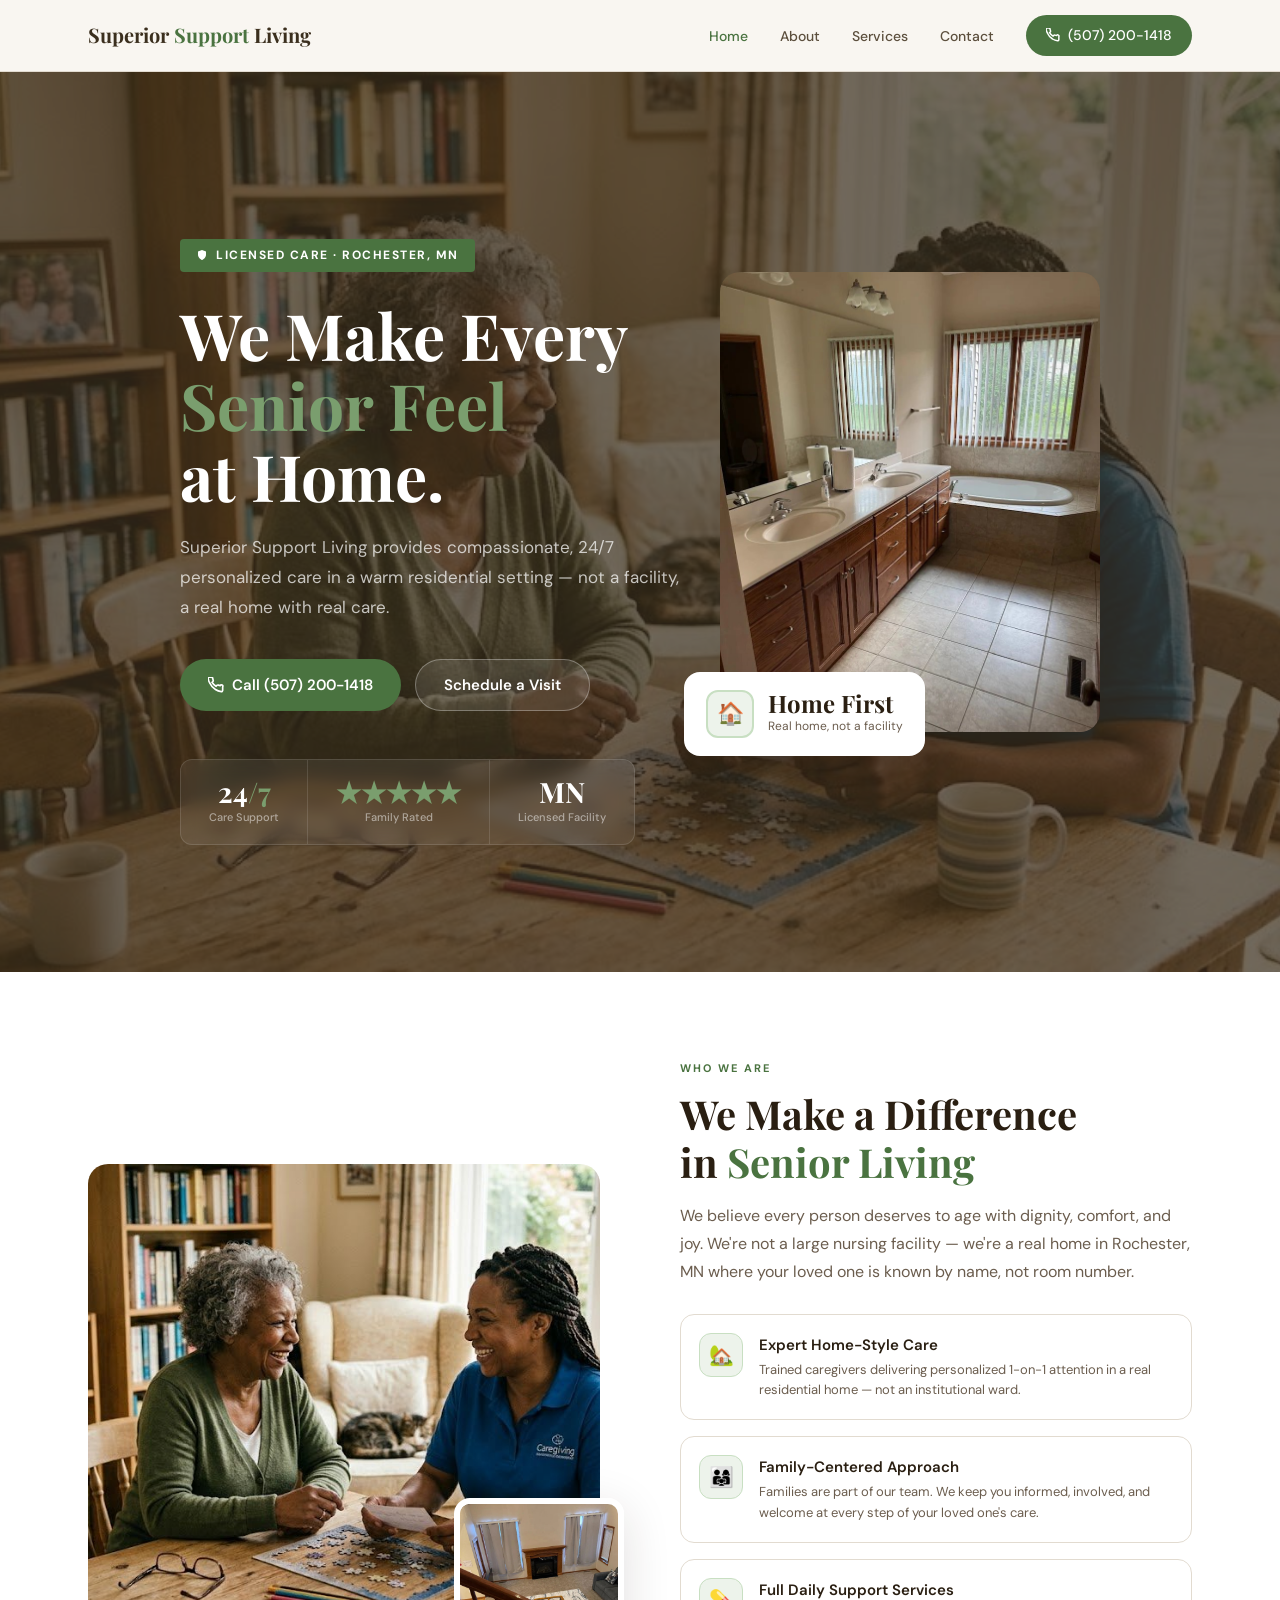
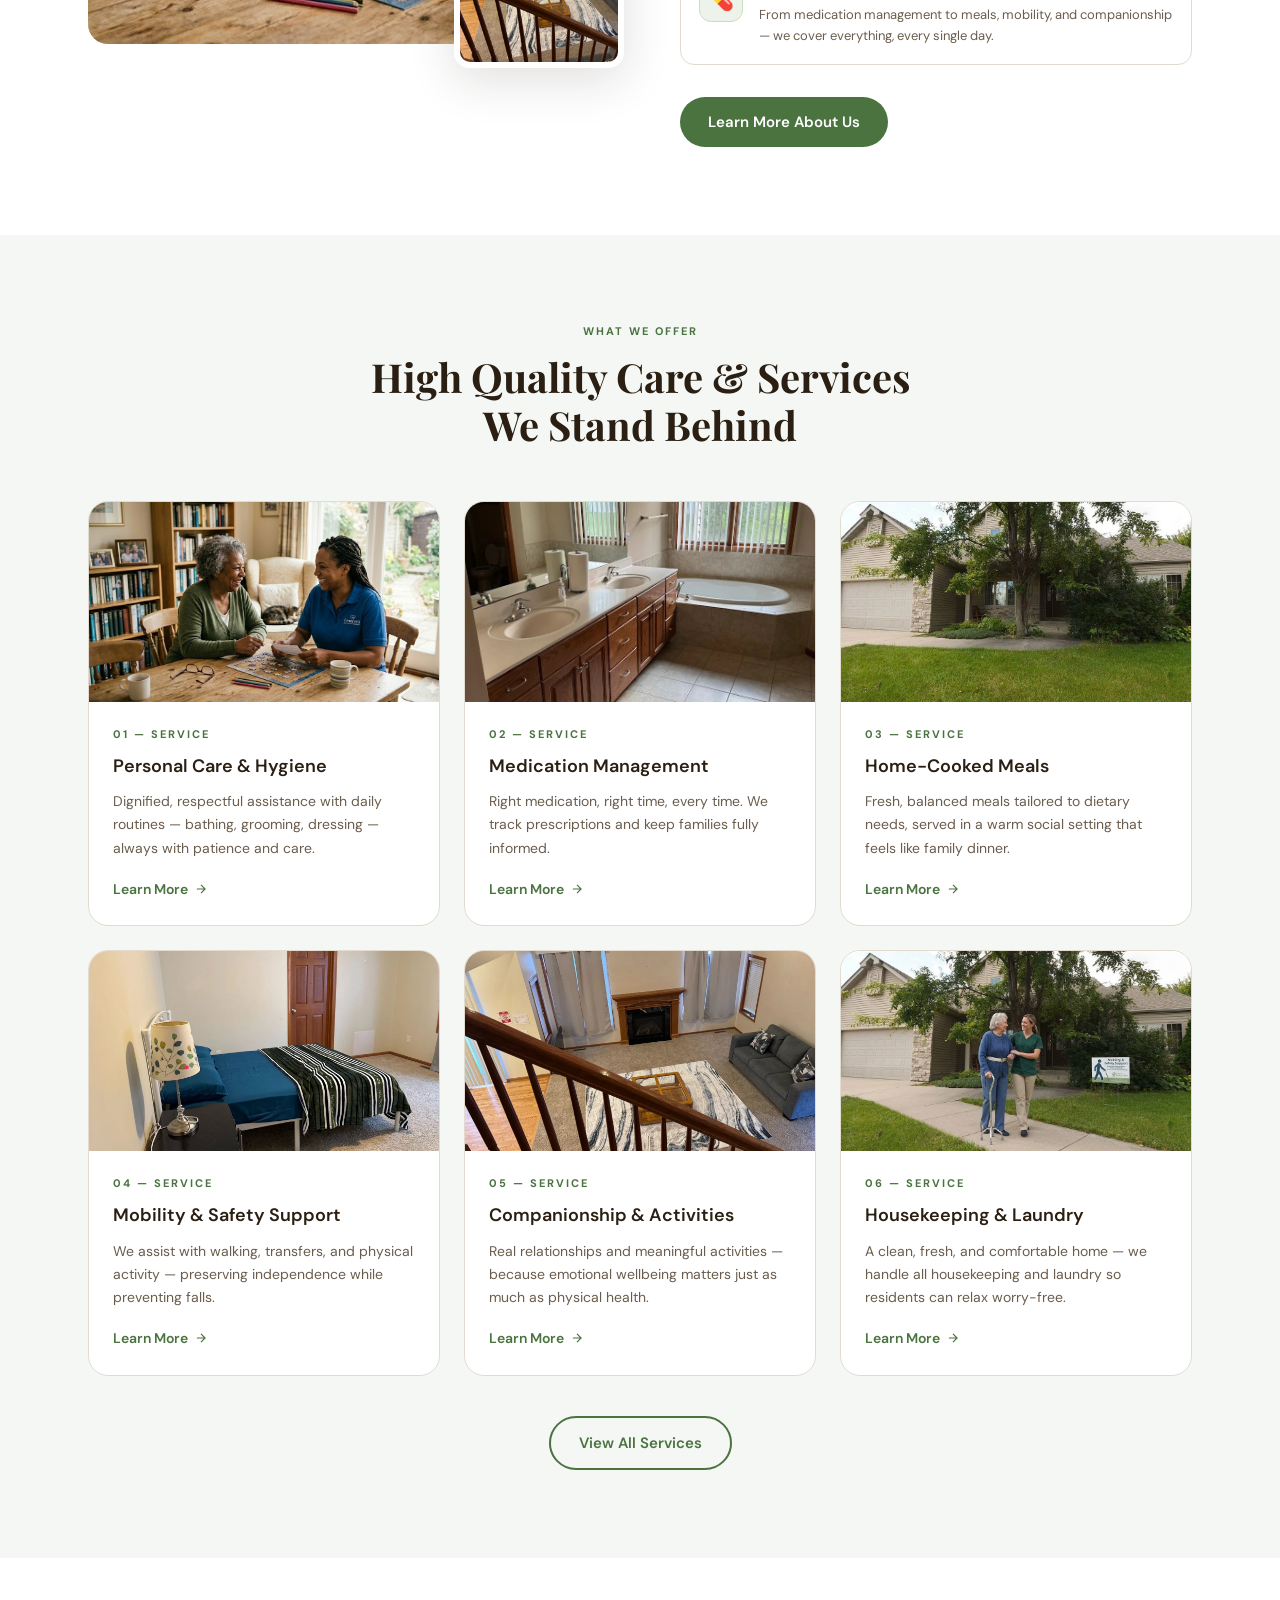
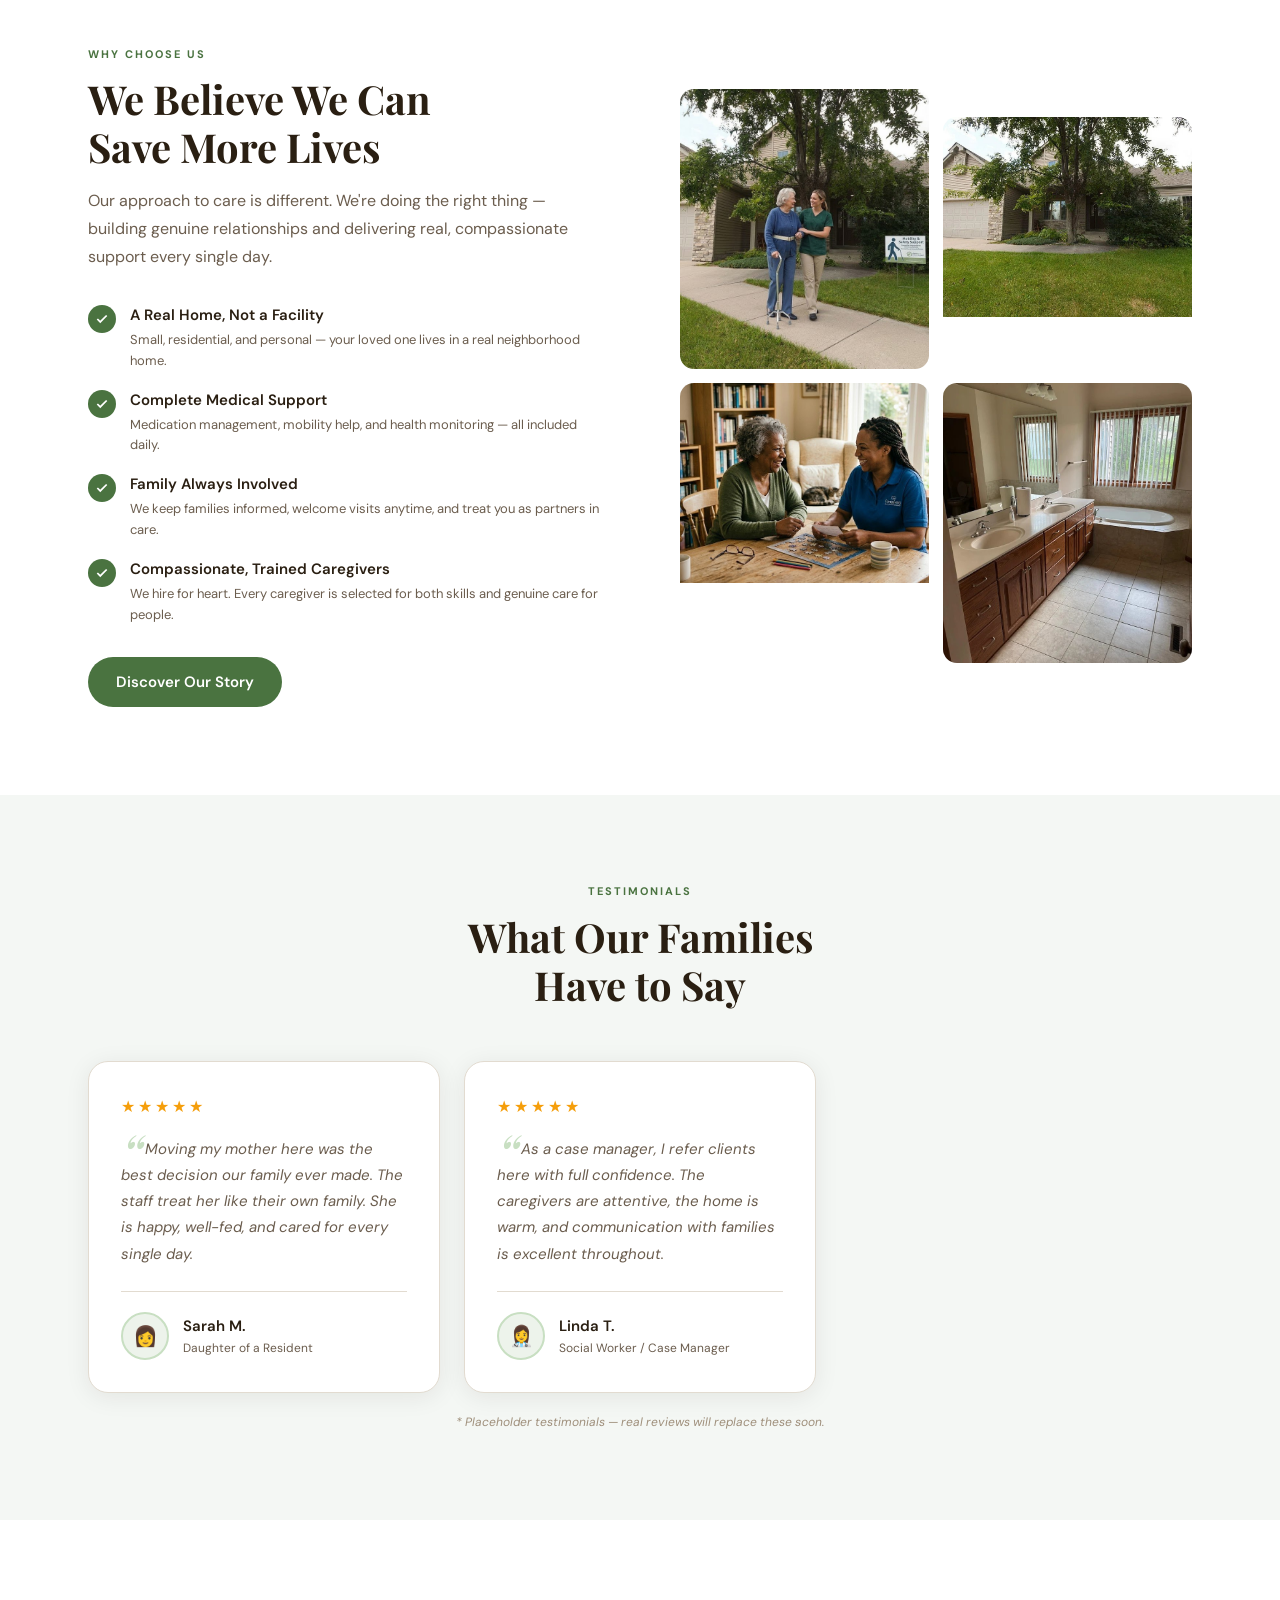
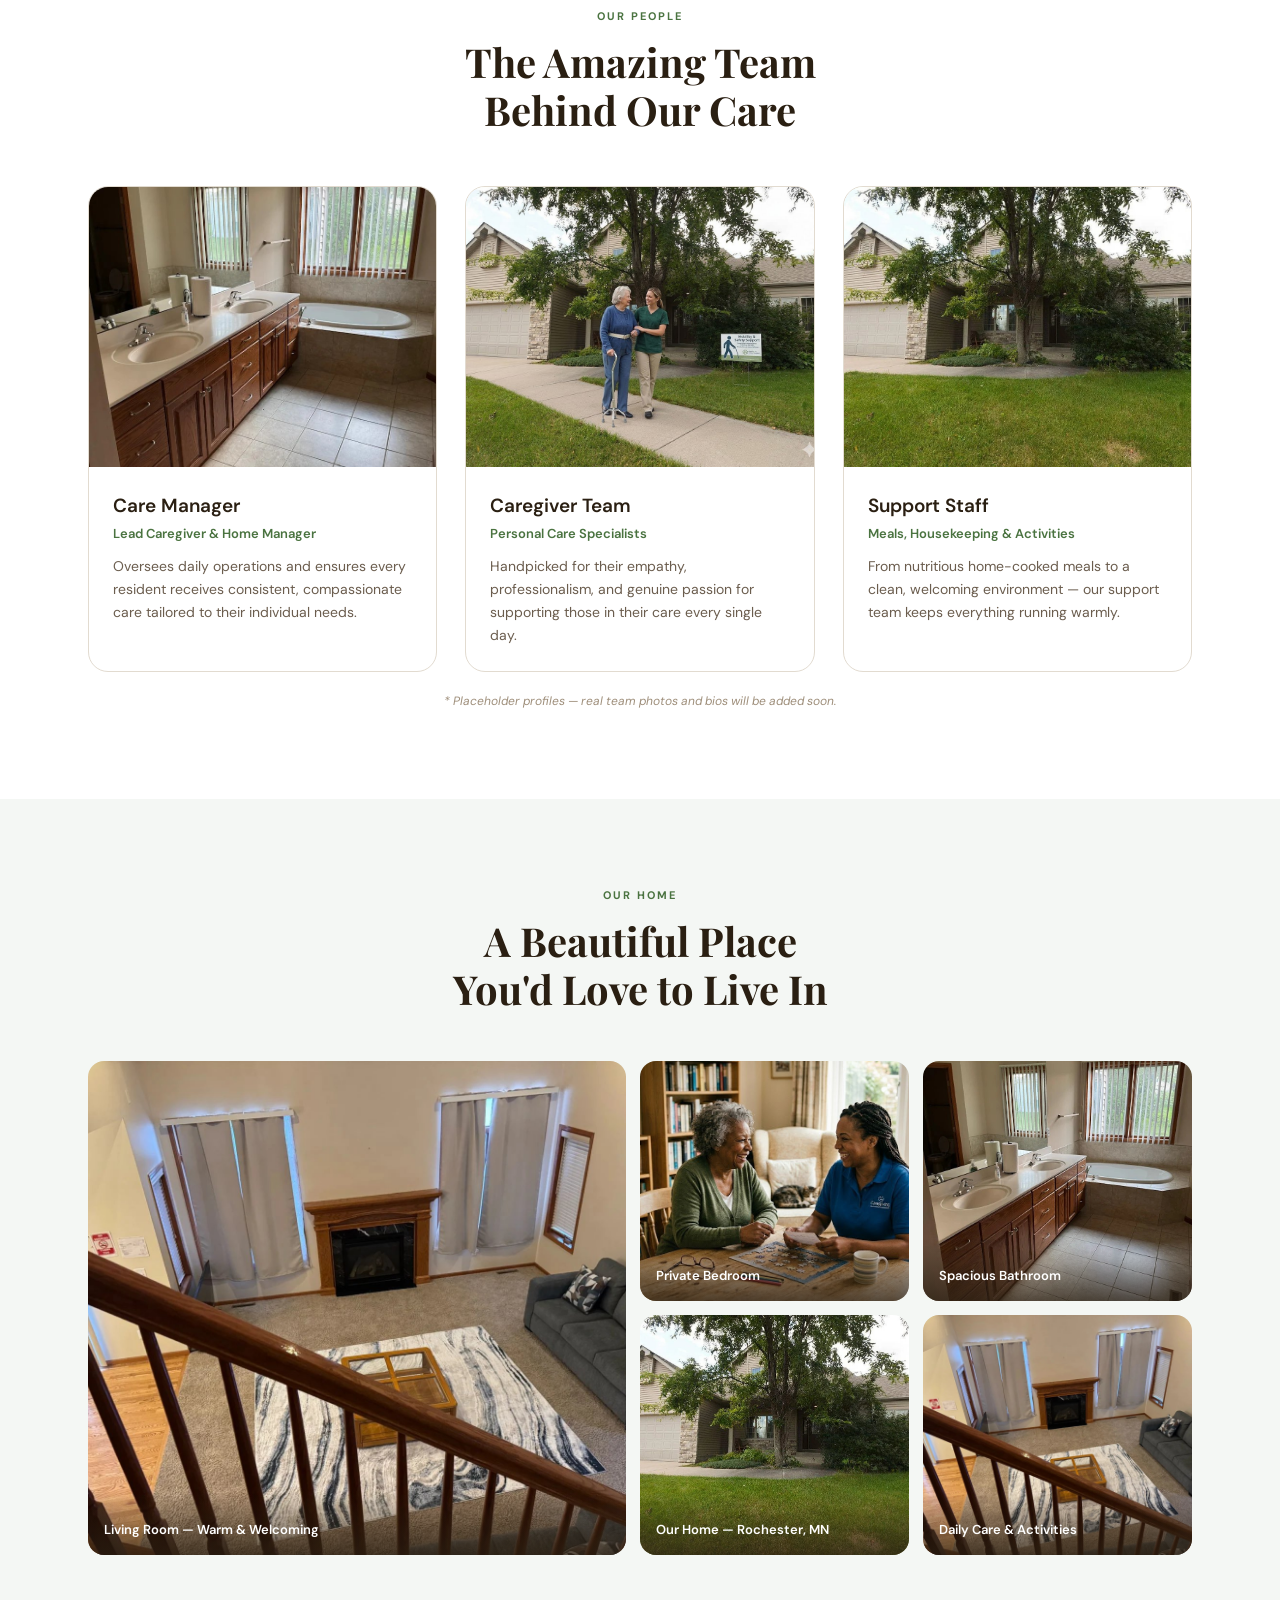
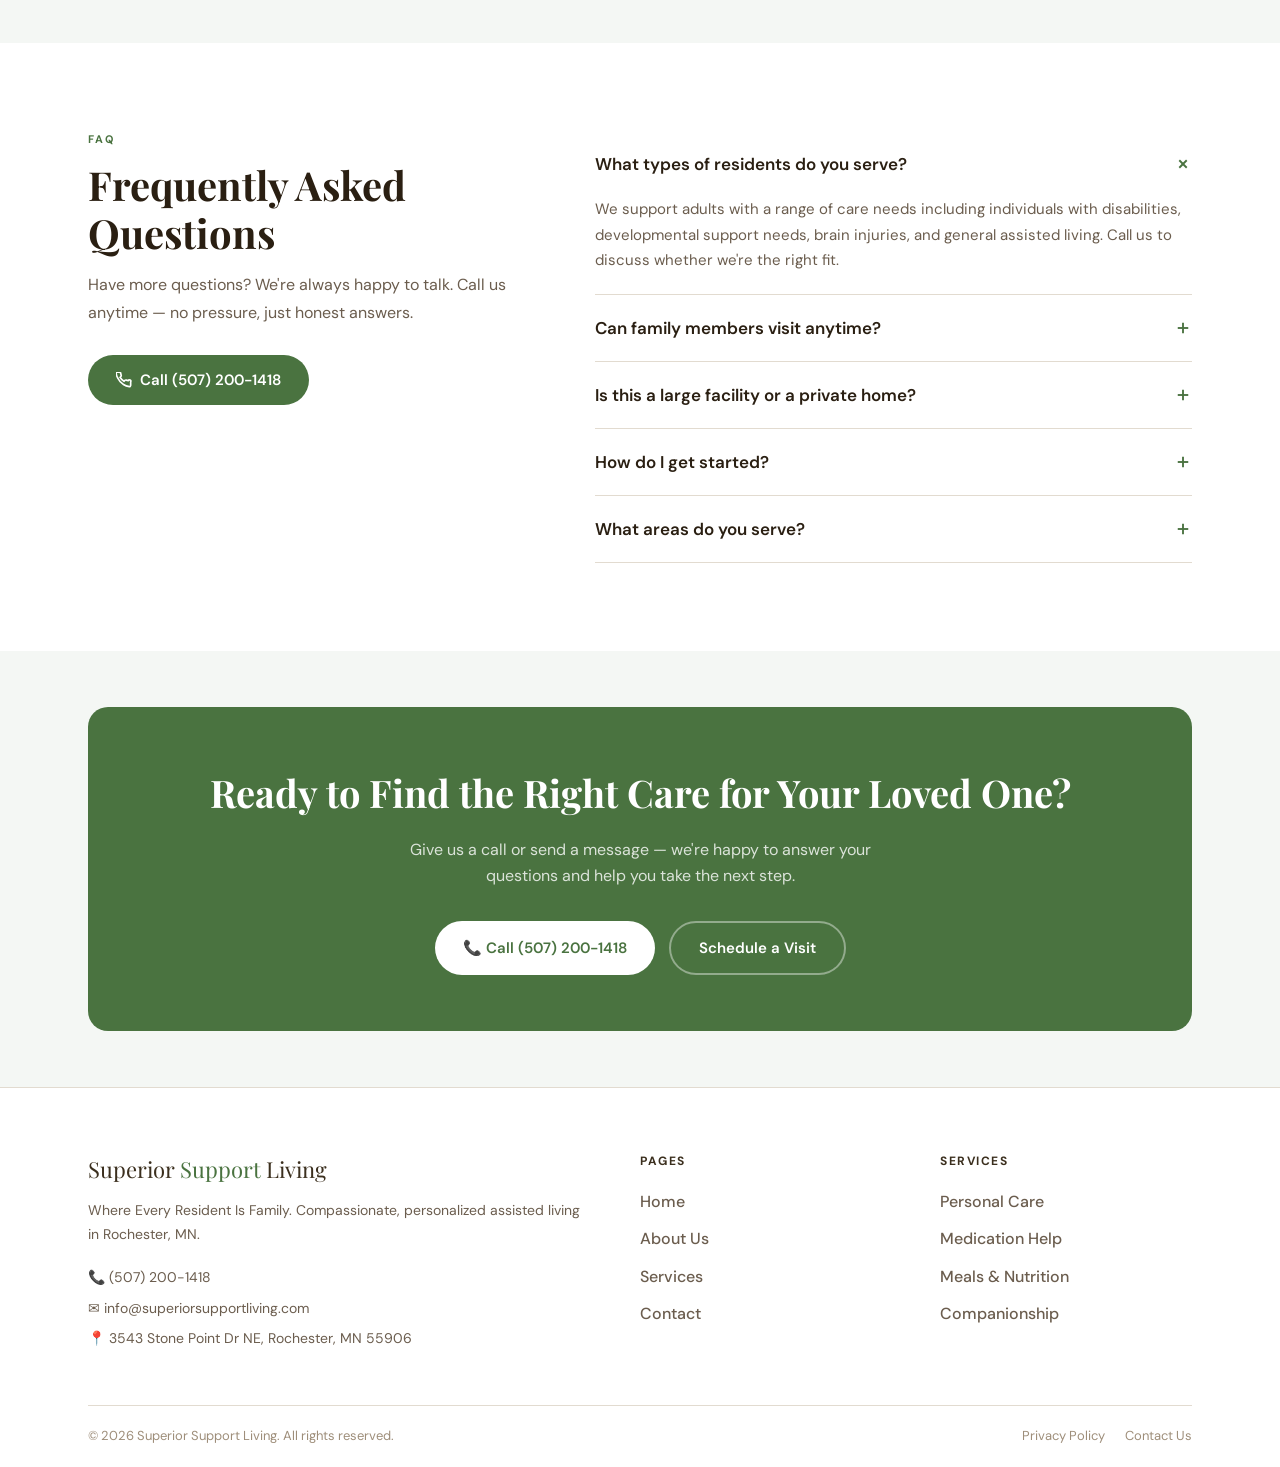
<file: index.html>
<!DOCTYPE html>
<html lang="en">
<head>
  <meta charset="UTF-8" />
  <meta name="viewport" content="width=device-width, initial-scale=1.0" />
  <title>Superior Support Living — Home Care in Rochester, MN</title>
  <meta name="description" content="Superior Support Living offers compassionate, personalized 24/7 assisted living in a warm home-like setting in Rochester, MN. Call (507) 200-1418." />
  <link rel="stylesheet" href="style.css" />
  <style>
    .hero {
      position: relative; min-height: 100vh;
      display: flex; align-items: center; overflow: hidden;
      background: var(--brown);
    }
    .hero-bg {
      position: absolute; inset: 0;
      background: url('img_companionship.png') center/cover no-repeat;
      opacity: 0.28;
    }
    .hero-inner {
      position: relative; z-index: 2; width: 100%;
      display: grid; grid-template-columns: 1fr 380px;
      gap: 40px; align-items: center;
    }
    .hero-content { padding: 120px 0 80px; max-width: 600px; }
    .hero-tag {
      display: inline-flex; align-items: center; gap: 8px;
      background: var(--green); color: #fff;
      font-size: 12px; font-weight: 700; letter-spacing: 1.5px; text-transform: uppercase;
      padding: 7px 16px; border-radius: 4px; margin-bottom: 28px;
    }
    .hero h1 {
      font-family: var(--font-head);
      font-size: clamp(38px, 5vw, 64px);
      font-weight: 700; line-height: 1.1;
      color: #fff; margin-bottom: 22px;
    }
    .hero h1 span { color: var(--green-light); }
    .hero-sub { font-size: 17px; color: rgba(255,255,255,0.72); line-height: 1.75; margin-bottom: 36px; max-width: 500px; }
    .hero-btns { display: flex; gap: 14px; flex-wrap: wrap; margin-bottom: 48px; }
    .hero-stats {
      display: flex;
      background: rgba(255,255,255,0.07);
      border: 1px solid rgba(255,255,255,0.12);
      border-radius: 12px; overflow: hidden;
      backdrop-filter: blur(8px); width: fit-content;
    }
    .hero-stat {
      padding: 18px 28px; text-align: center;
      border-right: 1px solid rgba(255,255,255,0.12);
    }
    .hero-stat:last-child { border-right: none; }
    .hero-stat-num { font-family: var(--font-head); font-size: 28px; font-weight: 700; color: #fff; line-height: 1; }
    .hero-stat-num span { color: var(--green-light); }
    .hero-stat-label { font-size: 11px; color: rgba(255,255,255,0.5); margin-top: 3px; font-weight: 500; }
    .hero-card-col { position: relative; padding: 40px 0 80px; }
    .hero-img-main { border-radius: 20px; overflow: hidden; height: 460px; }
    .hero-img-main img { width: 100%; height: 100%; object-fit: cover; }
    .hero-badge-card {
      position: absolute; bottom: 56px; left: -36px;
      background: var(--white); border-radius: 16px;
      padding: 18px 22px; box-shadow: 0 20px 60px rgba(0,0,0,0.18);
      display: flex; align-items: center; gap: 14px; min-width: 200px;
    }
    .badge-icon { width: 48px; height: 48px; border-radius: 12px; background: var(--green-pale); border: 2px solid var(--green-mid); display: flex; align-items: center; justify-content: center; font-size: 22px; flex-shrink: 0; }
    .badge-num { font-family: var(--font-head); font-size: 24px; font-weight: 700; color: var(--text); line-height: 1; }
    .badge-lbl { font-size: 12px; color: var(--muted); margin-top: 2px; }

    /* INTRO */
    .intro-split { display: grid; grid-template-columns: 1fr 1fr; gap: 80px; align-items: center; }
    .intro-img-wrap { position: relative; }
    .intro-img-main { border-radius: 20px; overflow: hidden; height: 480px; }
    .intro-img-main img { width: 100%; height: 100%; object-fit: cover; }
    .intro-img-accent {
      position: absolute; bottom: -24px; right: -24px;
      width: 170px; height: 170px; border-radius: 16px; overflow: hidden;
      border: 6px solid var(--white); box-shadow: var(--shadow-lg);
    }
    .intro-img-accent img { width: 100%; height: 100%; object-fit: cover; }
    .exp-badge {
      position: absolute; top: 24px; left: -16px;
      background: var(--green); color: #fff;
      border-radius: 14px; padding: 16px 20px;
      box-shadow: 0 12px 40px rgba(74,115,64,0.4); text-align: center;
    }
    .exp-badge .num { font-family: var(--font-head); font-size: 34px; font-weight: 700; line-height: 1; }
    .exp-badge .lbl { font-size: 11px; font-weight: 600; opacity: 0.85; margin-top: 2px; }
    .intro-features { display: flex; flex-direction: column; gap: 16px; margin: 28px 0 32px; }
    .intro-feature {
      display: flex; gap: 16px; align-items: flex-start;
      padding: 18px; border-radius: 14px;
      border: 1px solid var(--border); background: var(--white);
      transition: box-shadow .2s, transform .2s;
    }
    .intro-feature:hover { box-shadow: var(--shadow); transform: translateX(4px); }
    .intro-feature-icon { width: 44px; height: 44px; border-radius: 12px; background: var(--green-pale); border: 1px solid var(--green-mid); display: flex; align-items: center; justify-content: center; font-size: 20px; flex-shrink: 0; }
    .intro-feature h4 { font-size: 15px; font-weight: 600; margin-bottom: 3px; }
    .intro-feature p { font-size: 13px; color: var(--muted); line-height: 1.6; }

    /* SERVICES */
    .svc-grid { display: grid; grid-template-columns: repeat(3,1fr); gap: 24px; }
    .svc-card { background: var(--white); border-radius: 20px; overflow: hidden; border: 1px solid var(--border); transition: transform .25s, box-shadow .25s; }
    .svc-card:hover { transform: translateY(-6px); box-shadow: var(--shadow-lg); }
    .svc-img { height: 200px; overflow: hidden; }
    .svc-img img { width: 100%; height: 100%; object-fit: cover; transition: transform .4s; }
    .svc-card:hover .svc-img img { transform: scale(1.05); }
    .svc-body { padding: 24px; }
    .svc-num { font-size: 11px; font-weight: 700; letter-spacing: 2px; color: var(--green); text-transform: uppercase; margin-bottom: 8px; }
    .svc-body h3 { font-size: 18px; font-weight: 600; margin-bottom: 10px; }
    .svc-body p { font-size: 14px; color: var(--muted); line-height: 1.65; margin-bottom: 16px; }

    /* WHY */
    .why-section { background: var(--white); }
    .why-grid { display: grid; grid-template-columns: 1fr 1fr; gap: 80px; align-items: center; }
    .why-left .eyebrow { color: var(--green); }
    .why-left h2 { color: var(--text); }
    .why-left > p { color: var(--muted); font-size: 16px; line-height: 1.75; margin: 16px 0 32px; }
    .why-list { display: flex; flex-direction: column; gap: 16px; }
    .why-item { display: flex; gap: 14px; align-items: flex-start; }
    .why-check { width: 28px; height: 28px; border-radius: 50%; background: var(--green); flex-shrink: 0; display: flex; align-items: center; justify-content: center; margin-top: 2px; }
    .why-check svg { width: 14px; height: 14px; color: #fff; }
    .why-item h4 { font-size: 15px; font-weight: 600; color: var(--text); margin-bottom: 3px; }
    .why-item p { font-size: 13px; color: var(--muted); line-height: 1.6; }
    .why-photos { display: grid; grid-template-columns: 1fr 1fr; gap: 14px; }
    .why-photo { border-radius: 14px; overflow: hidden; }
    .why-photo img { width: 100%; object-fit: cover; display: block; }
    .why-photo.tall img { height: 280px; }
    .why-photo.short img { height: 200px; }
    .why-photo.offset { margin-top: 28px; }

    /* STATS */
    .stats-bar { background: var(--green); }
    .stats-grid { display: grid; grid-template-columns: repeat(4,1fr); }
    .stat-item { text-align: center; padding: 48px 24px; border-right: 1px solid rgba(255,255,255,0.15); }
    .stat-item:last-child { border-right: none; }
    .stat-num { font-family: var(--font-head); font-size: 52px; font-weight: 700; color: #fff; line-height: 1; }
    .stat-num sup { font-size: 28px; vertical-align: super; }
    .stat-label { font-size: 14px; color: rgba(255,255,255,0.65); font-weight: 500; margin-top: 6px; }

    /* TESTIMONIALS */
    .testi-grid { display: grid; grid-template-columns: repeat(3,1fr); gap: 24px; }
    .testi-card { background: var(--white); border-radius: 20px; padding: 32px; border: 1px solid var(--border); box-shadow: var(--shadow); display: flex; flex-direction: column; transition: transform .2s, box-shadow .2s; }
    .testi-card:hover { transform: translateY(-4px); box-shadow: var(--shadow-lg); }
    .testi-stars { display: flex; gap: 3px; margin-bottom: 16px; }
    .testi-stars span { color: #f59e0b; font-size: 16px; }
    .testi-quote { font-size: 15px; color: var(--muted); line-height: 1.75; flex: 1; margin-bottom: 24px; font-style: italic; position: relative; }
    .testi-quote::before { content: '\201C'; font-size: 56px; color: var(--green-mid); line-height: 0; vertical-align: -22px; margin-right: 2px; font-family: var(--font-head); }
    .testi-author { display: flex; align-items: center; gap: 14px; border-top: 1px solid var(--border); padding-top: 20px; }
    .testi-avatar { width: 48px; height: 48px; border-radius: 50%; background: var(--green-pale); border: 2px solid var(--green-mid); display: flex; align-items: center; justify-content: center; font-size: 20px; flex-shrink: 0; }
    .testi-name { font-size: 15px; font-weight: 600; color: var(--text); }
    .testi-role { font-size: 12px; color: var(--muted); margin-top: 1px; }

    /* TEAM */
    .team-grid { display: grid; grid-template-columns: repeat(3,1fr); gap: 28px; }
    .team-card { border-radius: 20px; overflow: hidden; border: 1px solid var(--border); transition: transform .2s, box-shadow .2s; }
    .team-card:hover { transform: translateY(-6px); box-shadow: var(--shadow-lg); }
    .team-img { height: 280px; overflow: hidden; }
    .team-img img { width: 100%; height: 100%; object-fit: cover; transition: transform .4s; }
    .team-card:hover .team-img img { transform: scale(1.04); }
    .team-body { padding: 24px; }
    .team-body h3 { font-size: 19px; font-weight: 600; margin-bottom: 3px; }
    .team-role { font-size: 13px; color: var(--green); font-weight: 600; margin-bottom: 10px; }
    .team-body p { font-size: 14px; color: var(--muted); line-height: 1.65; }

    /* GALLERY */
    .gallery-grid { display: grid; grid-template-columns: 2fr 1fr 1fr; grid-template-rows: 240px 240px; gap: 14px; }
    .gallery-item { border-radius: 16px; overflow: hidden; position: relative; }
    .gallery-item.span2 { grid-row: span 2; }
    .gallery-item img { width: 100%; height: 100%; object-fit: cover; transition: transform .4s; }
    .gallery-item:hover img { transform: scale(1.05); }
    .gal-label { position: absolute; bottom: 0; left: 0; right: 0; background: linear-gradient(to top,rgba(42,31,18,.75),transparent); padding: 28px 16px 14px; font-size: 13px; font-weight: 600; color: #fff; }

    /* FAQ */
    .faq-split { display: grid; grid-template-columns: 1fr 1.4fr; gap: 80px; align-items: start; }
    .faq-left p { color: var(--muted); font-size: 16px; line-height: 1.75; margin: 14px 0 28px; }

    /* RESPONSIVE */
    @media (max-width: 1024px) {
      .hero-inner { grid-template-columns: 1fr; }
      .hero-card-col { display: none; }
      .hero-content { padding: 100px 0 60px; }
    }
    @media (max-width: 900px) {
      .intro-split, .why-grid, .faq-split { grid-template-columns: 1fr; gap: 40px; }
      .intro-img-accent, .exp-badge { display: none; }
      .why-photos { display: none; }
      .svc-grid { grid-template-columns: 1fr 1fr; }
      .stats-grid { grid-template-columns: 1fr 1fr; }
      .stat-item { border-bottom: 1px solid rgba(255,255,255,0.12); }
      .testi-grid { grid-template-columns: 1fr; }
      .team-grid { grid-template-columns: 1fr 1fr; }
      .gallery-grid { grid-template-columns: 1fr 1fr; grid-template-rows: 200px 200px 200px; }
      .gallery-item.span2 { grid-row: span 1; }
    }
    @media (max-width: 600px) {
      .hero h1 { font-size: 32px; }
      .hero-btns { flex-direction: column; }
      .hero-btns .btn { justify-content: center; }
      .hero-stats { flex-wrap: wrap; width: 100%; }
      .hero-stat { flex: 1 1 calc(33% - 1px); }
      .svc-grid { grid-template-columns: 1fr; }
      .stats-grid { grid-template-columns: 1fr 1fr; }
      .team-grid { grid-template-columns: 1fr; }
      .gallery-grid { grid-template-columns: 1fr 1fr; grid-template-rows: 160px 160px 160px; }
      .faq-split { grid-template-columns: 1fr; gap: 32px; }
    }
  </style>
</head>
<body>

<nav class="nav">
  <div class="container">
    <a href="index.html" class="nav-logo">Superior <span>Support</span> Living</a>
    <ul class="nav-links">
      <li><a href="index.html" class="active">Home</a></li>
      <li><a href="pages.html#about">About</a></li>
      <li><a href="services.html">Services</a></li>
      <li><a href="pages.html#contact">Contact</a></li>
      <li><a href="tel:5072001418" class="nav-phone">
        <svg viewBox="0 0 24 24" fill="none" stroke="currentColor" stroke-width="2.5" style="width:14px;height:14px"><path d="M22 16.92v3a2 2 0 01-2.18 2 19.79 19.79 0 01-8.63-3.07A19.5 19.5 0 013.07 9.8a19.79 19.79 0 01-3.07-8.67A2 2 0 012 .11h3a2 2 0 012 1.72c.127.96.361 1.903.7 2.81a2 2 0 01-.45 2.11L6.09 7.91a16 16 0 006 6l1.27-1.27a2 2 0 012.11-.45c.907.339 1.85.573 2.81.7A2 2 0 0122 14.92z"/></svg>
        (507) 200-1418
      </a></li>
    </ul>
    <button class="hamburger" id="hamburger" aria-label="Open menu"><span></span><span></span><span></span></button>
  </div>
</nav>
<div class="mobile-nav" id="mobile-nav">
  <a href="index.html">Home</a>
  <a href="pages.html#about">About</a>
  <a href="services.html">Services</a>
  <a href="pages.html#contact">Contact</a>
  <a href="tel:5072001418" class="nav-phone" style="width:fit-content">📞 (507) 200-1418</a>
</div>

<div class="page-body">

  <!-- HERO -->
  <section class="hero">
    <div class="hero-bg"></div>
    <div class="container">
      <div class="hero-inner">
        <div class="hero-content">
          <div class="hero-tag">
            <svg width="12" height="12" viewBox="0 0 24 24" fill="currentColor"><path d="M12 22s8-4 8-10V5l-8-3-8 3v7c0 6 8 10 8 10z"/></svg>
            Licensed Care · Rochester, MN
          </div>
          <h1>We Make Every<br><span>Senior Feel</span><br>at Home.</h1>
          <p class="hero-sub">Superior Support Living provides compassionate, 24/7 personalized care in a warm residential setting — not a facility, a real home with real care.</p>
          <div class="hero-btns">
            <a href="tel:5072001418" class="btn btn-primary">
              <svg viewBox="0 0 24 24" fill="none" stroke="currentColor" stroke-width="2.5"><path d="M22 16.92v3a2 2 0 01-2.18 2 19.79 19.79 0 01-8.63-3.07A19.5 19.5 0 013.07 9.8a19.79 19.79 0 01-3.07-8.67A2 2 0 012 .11h3a2 2 0 012 1.72c.127.96.361 1.903.7 2.81a2 2 0 01-.45 2.11L6.09 7.91a16 16 0 006 6l1.27-1.27a2 2 0 012.11-.45c.907.339 1.85.573 2.81.7A2 2 0 0122 14.92z"/></svg>
              Call (507) 200-1418
            </a>
            <a href="pages.html#contact" class="btn" style="background:rgba(255,255,255,0.1);color:#fff;border:1.5px solid rgba(255,255,255,0.3);">Schedule a Visit</a>
          </div>
          <div class="hero-stats">
            <div class="hero-stat"><div class="hero-stat-num">24<span>/7</span></div><div class="hero-stat-label">Care Support</div></div>
            <div class="hero-stat"><div class="hero-stat-num"><span>★★★★★</span></div><div class="hero-stat-label">Family Rated</div></div>
            <div class="hero-stat"><div class="hero-stat-num">MN<span></span></div><div class="hero-stat-label">Licensed Facility</div></div>
          </div>
        </div>
        <div class="hero-card-col">
          <div class="hero-img-main">
            <img src="1777324900011_image.png" alt="Caregiver helping resident" />
          </div>
          <div class="hero-badge-card">
            <div class="badge-icon">🏠</div>
            <div>
              <div class="badge-num">Home First</div>
              <div class="badge-lbl">Real home, not a facility</div>
            </div>
          </div>
        </div>
      </div>
    </div>
  </section>

  <!-- INTRO -->
  <section class="section" style="background:var(--white);">
    <div class="container">
      <div class="intro-split">
        <div class="intro-img-wrap">
          <div class="intro-img-main"><img src="img_companionship.png" alt="Caregiver with resident" /></div>
          <div class="intro-img-accent"><img src="1777324866718_image.png" alt="Living room" /></div>
        </div>
        <div>
          <div class="eyebrow">Who We Are</div>
          <h2 class="h2">We Make a Difference<br>in <em>Senior Living</em></h2>
          <p style="color:var(--muted);font-size:16px;line-height:1.75;margin:16px 0 0;">We believe every person deserves to age with dignity, comfort, and joy. We're not a large nursing facility — we're a real home in Rochester, MN where your loved one is known by name, not room number.</p>
          <div class="intro-features">
            <div class="intro-feature">
              <div class="intro-feature-icon">🏡</div>
              <div><h4>Expert Home-Style Care</h4><p>Trained caregivers delivering personalized 1-on-1 attention in a real residential home — not an institutional ward.</p></div>
            </div>
            <div class="intro-feature">
              <div class="intro-feature-icon">👨‍👩‍👧</div>
              <div><h4>Family-Centered Approach</h4><p>Families are part of our team. We keep you informed, involved, and welcome at every step of your loved one's care.</p></div>
            </div>
            <div class="intro-feature">
              <div class="intro-feature-icon">💊</div>
              <div><h4>Full Daily Support Services</h4><p>From medication management to meals, mobility, and companionship — we cover everything, every single day.</p></div>
            </div>
          </div>
          <a href="pages.html#about" class="btn btn-primary">Learn More About Us</a>
        </div>
      </div>
    </div>
  </section>

  <!-- SERVICES -->
  <section class="section" style="background:var(--cream);">
    <div class="container">
      <div style="text-align:center;max-width:600px;margin:0 auto 52px;">
        <div class="eyebrow">What We Offer</div>
        <h2 class="h2">High Quality Care &amp; Services<br>We Stand Behind</h2>
      </div>
      <div class="svc-grid">
        <div class="svc-card">
          <div class="svc-img"><img src="img_companionship.png" alt="Personal Care" /></div>
          <div class="svc-body"><div class="svc-num">01 — Service</div><h3>Personal Care &amp; Hygiene</h3><p>Dignified, respectful assistance with daily routines — bathing, grooming, dressing — always with patience and care.</p><a href="pages.html#services" class="link-arrow">Learn More <svg viewBox="0 0 24 24" fill="none" stroke="currentColor" stroke-width="2"><path d="M5 12h14M12 5l7 7-7 7"/></svg></a></div>
        </div>
        <div class="svc-card">
          <div class="svc-img"><img src="1777324900011_image.png" alt="Medication" /></div>
          <div class="svc-body"><div class="svc-num">02 — Service</div><h3>Medication Management</h3><p>Right medication, right time, every time. We track prescriptions and keep families fully informed.</p><a href="pages.html#services" class="link-arrow">Learn More <svg viewBox="0 0 24 24" fill="none" stroke="currentColor" stroke-width="2"><path d="M5 12h14M12 5l7 7-7 7"/></svg></a></div>
        </div>
        <div class="svc-card">
          <div class="svc-img"><img src="1777324919196_image.png" alt="Meals" /></div>
          <div class="svc-body"><div class="svc-num">03 — Service</div><h3>Home-Cooked Meals</h3><p>Fresh, balanced meals tailored to dietary needs, served in a warm social setting that feels like family dinner.</p><a href="pages.html#services" class="link-arrow">Learn More <svg viewBox="0 0 24 24" fill="none" stroke="currentColor" stroke-width="2"><path d="M5 12h14M12 5l7 7-7 7"/></svg></a></div>
        </div>
        <div class="svc-card">
          <div class="svc-img"><img src="1777324880908_image.png" alt="Mobility" /></div>
          <div class="svc-body"><div class="svc-num">04 — Service</div><h3>Mobility &amp; Safety Support</h3><p>We assist with walking, transfers, and physical activity — preserving independence while preventing falls.</p><a href="pages.html#services" class="link-arrow">Learn More <svg viewBox="0 0 24 24" fill="none" stroke="currentColor" stroke-width="2"><path d="M5 12h14M12 5l7 7-7 7"/></svg></a></div>
        </div>
        <div class="svc-card">
          <div class="svc-img"><img src="1777324866718_image.png" alt="Companionship" /></div>
          <div class="svc-body"><div class="svc-num">05 — Service</div><h3>Companionship &amp; Activities</h3><p>Real relationships and meaningful activities — because emotional wellbeing matters just as much as physical health.</p><a href="pages.html#services" class="link-arrow">Learn More <svg viewBox="0 0 24 24" fill="none" stroke="currentColor" stroke-width="2"><path d="M5 12h14M12 5l7 7-7 7"/></svg></a></div>
        </div>
        <div class="svc-card">
          <div class="svc-img"><img src="img_mobility.png" alt="Mobility support" /></div>
          <div class="svc-body"><div class="svc-num">06 — Service</div><h3>Housekeeping &amp; Laundry</h3><p>A clean, fresh, and comfortable home — we handle all housekeeping and laundry so residents can relax worry-free.</p><a href="pages.html#services" class="link-arrow">Learn More <svg viewBox="0 0 24 24" fill="none" stroke="currentColor" stroke-width="2"><path d="M5 12h14M12 5l7 7-7 7"/></svg></a></div>
        </div>
      </div>
      <div style="text-align:center;margin-top:40px;"><a href="pages.html#services" class="btn btn-outline">View All Services</a></div>
    </div>
  </section>

  <!-- WHY US -->
  <section class="section why-section">
    <div class="container">
      <div class="why-grid">
        <div class="why-left">
          <div class="eyebrow">Why Choose Us</div>
          <h2 class="h2">We Believe We Can<br>Save More Lives</h2>
          <p>Our approach to care is different. We're doing the right thing — building genuine relationships and delivering real, compassionate support every single day.</p>
          <div class="why-list">
            <div class="why-item">
              <div class="why-check"><svg viewBox="0 0 24 24" fill="none" stroke="currentColor" stroke-width="3"><polyline points="20 6 9 17 4 12"/></svg></div>
              <div><h4>A Real Home, Not a Facility</h4><p>Small, residential, and personal — your loved one lives in a real neighborhood home.</p></div>
            </div>
            <div class="why-item">
              <div class="why-check"><svg viewBox="0 0 24 24" fill="none" stroke="currentColor" stroke-width="3"><polyline points="20 6 9 17 4 12"/></svg></div>
              <div><h4>Complete Medical Support</h4><p>Medication management, mobility help, and health monitoring — all included daily.</p></div>
            </div>
            <div class="why-item">
              <div class="why-check"><svg viewBox="0 0 24 24" fill="none" stroke="currentColor" stroke-width="3"><polyline points="20 6 9 17 4 12"/></svg></div>
              <div><h4>Family Always Involved</h4><p>We keep families informed, welcome visits anytime, and treat you as partners in care.</p></div>
            </div>
            <div class="why-item">
              <div class="why-check"><svg viewBox="0 0 24 24" fill="none" stroke="currentColor" stroke-width="3"><polyline points="20 6 9 17 4 12"/></svg></div>
              <div><h4>Compassionate, Trained Caregivers</h4><p>We hire for heart. Every caregiver is selected for both skills and genuine care for people.</p></div>
            </div>
          </div>
          <a href="pages.html#about" class="btn btn-primary" style="margin-top:32px;">Discover Our Story</a>
        </div>
        <div class="why-photos">
          <div class="why-photo tall"><img src="img_mobility.png" alt="Caregiver" /></div>
          <div class="why-photo short offset"><img src="1777324919196_image.png" alt="Our home" /></div>
          <div class="why-photo short"><img src="img_companionship.png" alt="Caregiver with resident" /></div>
          <div class="why-photo tall"><img src="1777324900011_image.png" alt="Care" /></div>
        </div>
      </div>
    </div>
  </section>



  <!-- TESTIMONIALS -->
  <section class="section" style="background:var(--cream);">
    <div class="container">
      <div style="text-align:center;max-width:560px;margin:0 auto 52px;">
        <div class="eyebrow">Testimonials</div>
        <h2 class="h2">What Our Families<br>Have to Say</h2>
      </div>
      <div class="testi-grid">
        <div class="testi-card">
          <div class="testi-stars"><span>★</span><span>★</span><span>★</span><span>★</span><span>★</span></div>
          <p class="testi-quote">Moving my mother here was the best decision our family ever made. The staff treat her like their own family. She is happy, well-fed, and cared for every single day.</p>
          <div class="testi-author">
            <div class="testi-avatar">👩</div>
            <div><div class="testi-name">Sarah M.</div><div class="testi-role">Daughter of a Resident</div></div>
          </div>
        </div>
        <div class="testi-card">
          <div class="testi-stars"><span>★</span><span>★</span><span>★</span><span>★</span><span>★</span></div>
          <p class="testi-quote">As a case manager, I refer clients here with full confidence. The caregivers are attentive, the home is warm, and communication with families is excellent throughout.</p>
          <div class="testi-author">
            <div class="testi-avatar">👩‍⚕️</div>
            <div><div class="testi-name">Linda T.</div><div class="testi-role">Social Worker / Case Manager</div></div>
          </div>
        </div>
      </div>
      <p style="text-align:center;font-size:12px;color:var(--brown-light);margin-top:20px;font-style:italic;">* Placeholder testimonials — real reviews will replace these soon.</p>
    </div>
  </section>

  <!-- TEAM -->
  <section class="section" style="background:var(--white);">
    <div class="container">
      <div style="text-align:center;max-width:560px;margin:0 auto 52px;">
        <div class="eyebrow">Our People</div>
        <h2 class="h2">The Amazing Team<br>Behind Our Care</h2>
      </div>
      <div class="team-grid">
        <div class="team-card">
          <div class="team-img"><img src="1777324900011_image.png" alt="Care Manager" /></div>
          <div class="team-body"><h3>Care Manager</h3><div class="team-role">Lead Caregiver &amp; Home Manager</div><p>Oversees daily operations and ensures every resident receives consistent, compassionate care tailored to their individual needs.</p></div>
        </div>
        <div class="team-card">
          <div class="team-img"><img src="img_mobility.png" alt="Caregiver" /></div>
          <div class="team-body"><h3>Caregiver Team</h3><div class="team-role">Personal Care Specialists</div><p>Handpicked for their empathy, professionalism, and genuine passion for supporting those in their care every single day.</p></div>
        </div>
        <div class="team-card">
          <div class="team-img"><img src="1777324919196_image.png" alt="Support Staff" /></div>
          <div class="team-body"><h3>Support Staff</h3><div class="team-role">Meals, Housekeeping &amp; Activities</div><p>From nutritious home-cooked meals to a clean, welcoming environment — our support team keeps everything running warmly.</p></div>
        </div>
      </div>
      <p style="text-align:center;font-size:12px;color:var(--brown-light);margin-top:20px;font-style:italic;">* Placeholder profiles — real team photos and bios will be added soon.</p>
    </div>
  </section>

  <!-- GALLERY -->
  <section class="section" style="background:var(--cream);">
    <div class="container">
      <div style="text-align:center;max-width:560px;margin:0 auto 48px;">
        <div class="eyebrow">Our Home</div>
        <h2 class="h2">A Beautiful Place<br>You'd Love to Live In</h2>
      </div>
      <div class="gallery-grid">
        <div class="gallery-item span2"><img src="1777324866718_image.png" alt="Living room" /><div class="gal-label">Living Room — Warm &amp; Welcoming</div></div>
        <div class="gallery-item"><img src="img_companionship.png" alt="Caregiver with resident" /><div class="gal-label">Private Bedroom</div></div>
        <div class="gallery-item"><img src="1777324900011_image.png" alt="Bathroom" /><div class="gal-label">Spacious Bathroom</div></div>
        <div class="gallery-item"><img src="1777324919196_image.png" alt="Exterior" /><div class="gal-label">Our Home — Rochester, MN</div></div>
        <div class="gallery-item"><img src="1777324866718_image.png" alt="Care" /><div class="gal-label">Daily Care &amp; Activities</div></div>
      </div>
    </div>
  </section>

  <!-- FAQ -->
  <section class="section" style="background:var(--white);">
    <div class="container">
      <div class="faq-split">
        <div class="faq-left">
          <div class="eyebrow">FAQ</div>
          <h2 class="h2">Frequently Asked<br>Questions</h2>
          <p>Have more questions? We're always happy to talk. Call us anytime — no pressure, just honest answers.</p>
          <a href="tel:5072001418" class="btn btn-primary">
            <svg viewBox="0 0 24 24" fill="none" stroke="currentColor" stroke-width="2.5" style="width:16px;height:16px"><path d="M22 16.92v3a2 2 0 01-2.18 2 19.79 19.79 0 01-8.63-3.07A19.5 19.5 0 013.07 9.8a19.79 19.79 0 01-3.07-8.67A2 2 0 012 .11h3a2 2 0 012 1.72c.127.96.361 1.903.7 2.81a2 2 0 01-.45 2.11L6.09 7.91a16 16 0 006 6l1.27-1.27a2 2 0 012.11-.45c.907.339 1.85.573 2.81.7A2 2 0 0122 14.92z"/></svg>
            Call (507) 200-1418
          </a>
        </div>
        <div class="faq-list">
          <div class="faq-item open">
            <button class="faq-q">What types of residents do you serve?<svg viewBox="0 0 24 24" fill="none" stroke="currentColor" stroke-width="2.5"><line x1="12" y1="5" x2="12" y2="19"/><line x1="5" y1="12" x2="19" y2="12"/></svg></button>
            <div class="faq-a"><p>We support adults with a range of care needs including individuals with disabilities, developmental support needs, brain injuries, and general assisted living. Call us to discuss whether we're the right fit.</p></div>
          </div>
          <div class="faq-item">
            <button class="faq-q">Can family members visit anytime?<svg viewBox="0 0 24 24" fill="none" stroke="currentColor" stroke-width="2.5"><line x1="12" y1="5" x2="12" y2="19"/><line x1="5" y1="12" x2="19" y2="12"/></svg></button>
            <div class="faq-a"><p>Absolutely — and we encourage it. Family involvement is a core part of how we care for residents. You're welcome to visit, join meals, and stay fully connected.</p></div>
          </div>
          <div class="faq-item">
            <button class="faq-q">Is this a large facility or a private home?<svg viewBox="0 0 24 24" fill="none" stroke="currentColor" stroke-width="2.5"><line x1="12" y1="5" x2="12" y2="19"/><line x1="5" y1="12" x2="19" y2="12"/></svg></button>
            <div class="faq-a"><p>We operate as a small, private residential home — not a large nursing facility. This means more personal attention, quieter days, and an environment that truly feels like home.</p></div>
          </div>
          <div class="faq-item">
            <button class="faq-q">How do I get started?<svg viewBox="0 0 24 24" fill="none" stroke="currentColor" stroke-width="2.5"><line x1="12" y1="5" x2="12" y2="19"/><line x1="5" y1="12" x2="19" y2="12"/></svg></button>
            <div class="faq-a"><p>The easiest first step is to call us at (507) 200-1418. We'll talk through your needs, answer your questions, and arrange a visit if you'd like to see the home. No pressure — just honest guidance.</p></div>
          </div>
          <div class="faq-item">
            <button class="faq-q">What areas do you serve?<svg viewBox="0 0 24 24" fill="none" stroke="currentColor" stroke-width="2.5"><line x1="12" y1="5" x2="12" y2="19"/><line x1="5" y1="12" x2="19" y2="12"/></svg></button>
            <div class="faq-a"><p>We are based in Rochester, MN and primarily serve residents and families in the greater Rochester area.</p></div>
          </div>
        </div>
      </div>
    </div>
  </section>

  <!-- CTA -->
  <section class="section-sm">
    <div class="container">
      <div class="cta-banner">
        <h2>Ready to Find the Right Care for Your Loved One?</h2>
        <p>Give us a call or send a message — we're happy to answer your questions and help you take the next step.</p>
        <div class="btn-row">
          <a href="tel:5072001418" class="btn btn-white">📞 Call (507) 200-1418</a>
          <a href="pages.html#contact" class="btn" style="background:transparent;color:white;border:2px solid rgba(255,255,255,0.4);">Schedule a Visit</a>
        </div>
      </div>
    </div>
  </section>

</div>

<footer>
  <div class="container">
    <div class="footer-grid">
      <div>
        <div class="footer-logo">Superior <span>Support</span> Living</div>
        <p class="footer-tagline">Where Every Resident Is Family. Compassionate, personalized assisted living in Rochester, MN.</p>
        <div class="footer-contact">
          <a href="tel:5072001418">📞 (507) 200-1418</a>
          <a href="mailto:info@superiorsupportliving.com">✉ info@superiorsupportliving.com</a>
          <a href="https://maps.google.com/?q=3543+Stone+Point+Dr+NE+Rochester+MN" target="_blank">📍 3543 Stone Point Dr NE, Rochester, MN 55906</a>
        </div>
      </div>
      <div class="footer-col">
        <h4>Pages</h4>
        <a href="index.html">Home</a>
        <a href="pages.html#about">About Us</a>
        <a href="services.html">Services</a>
        <a href="pages.html#contact">Contact</a>
      </div>
      <div class="footer-col">
        <h4>Services</h4>
        <a href="pages.html#services">Personal Care</a>
        <a href="pages.html#services">Medication Help</a>
        <a href="pages.html#services">Meals &amp; Nutrition</a>
        <a href="pages.html#services">Companionship</a>
      </div>
    </div>
    <div class="footer-bottom">
      <span>© 2026 Superior Support Living. All rights reserved.</span>
      <div class="footer-bottom-links">
        <a href="pages.html#privacy">Privacy Policy</a>
        <a href="pages.html#contact">Contact Us</a>
      </div>
    </div>
  </div>
</footer>


<script>
  document.getElementById('hamburger').addEventListener('click', () => {
    document.getElementById('mobile-nav').classList.toggle('open');
    document.body.classList.toggle('nav-open');
  });
  document.querySelectorAll('.faq-q').forEach(btn => {
    btn.addEventListener('click', () => {
      const item = btn.parentElement;
      const isOpen = item.classList.contains('open');
      document.querySelectorAll('.faq-item').forEach(i => i.classList.remove('open'));
      if (!isOpen) item.classList.add('open');
    });
  });
</script>
</body>
</html>
</file>
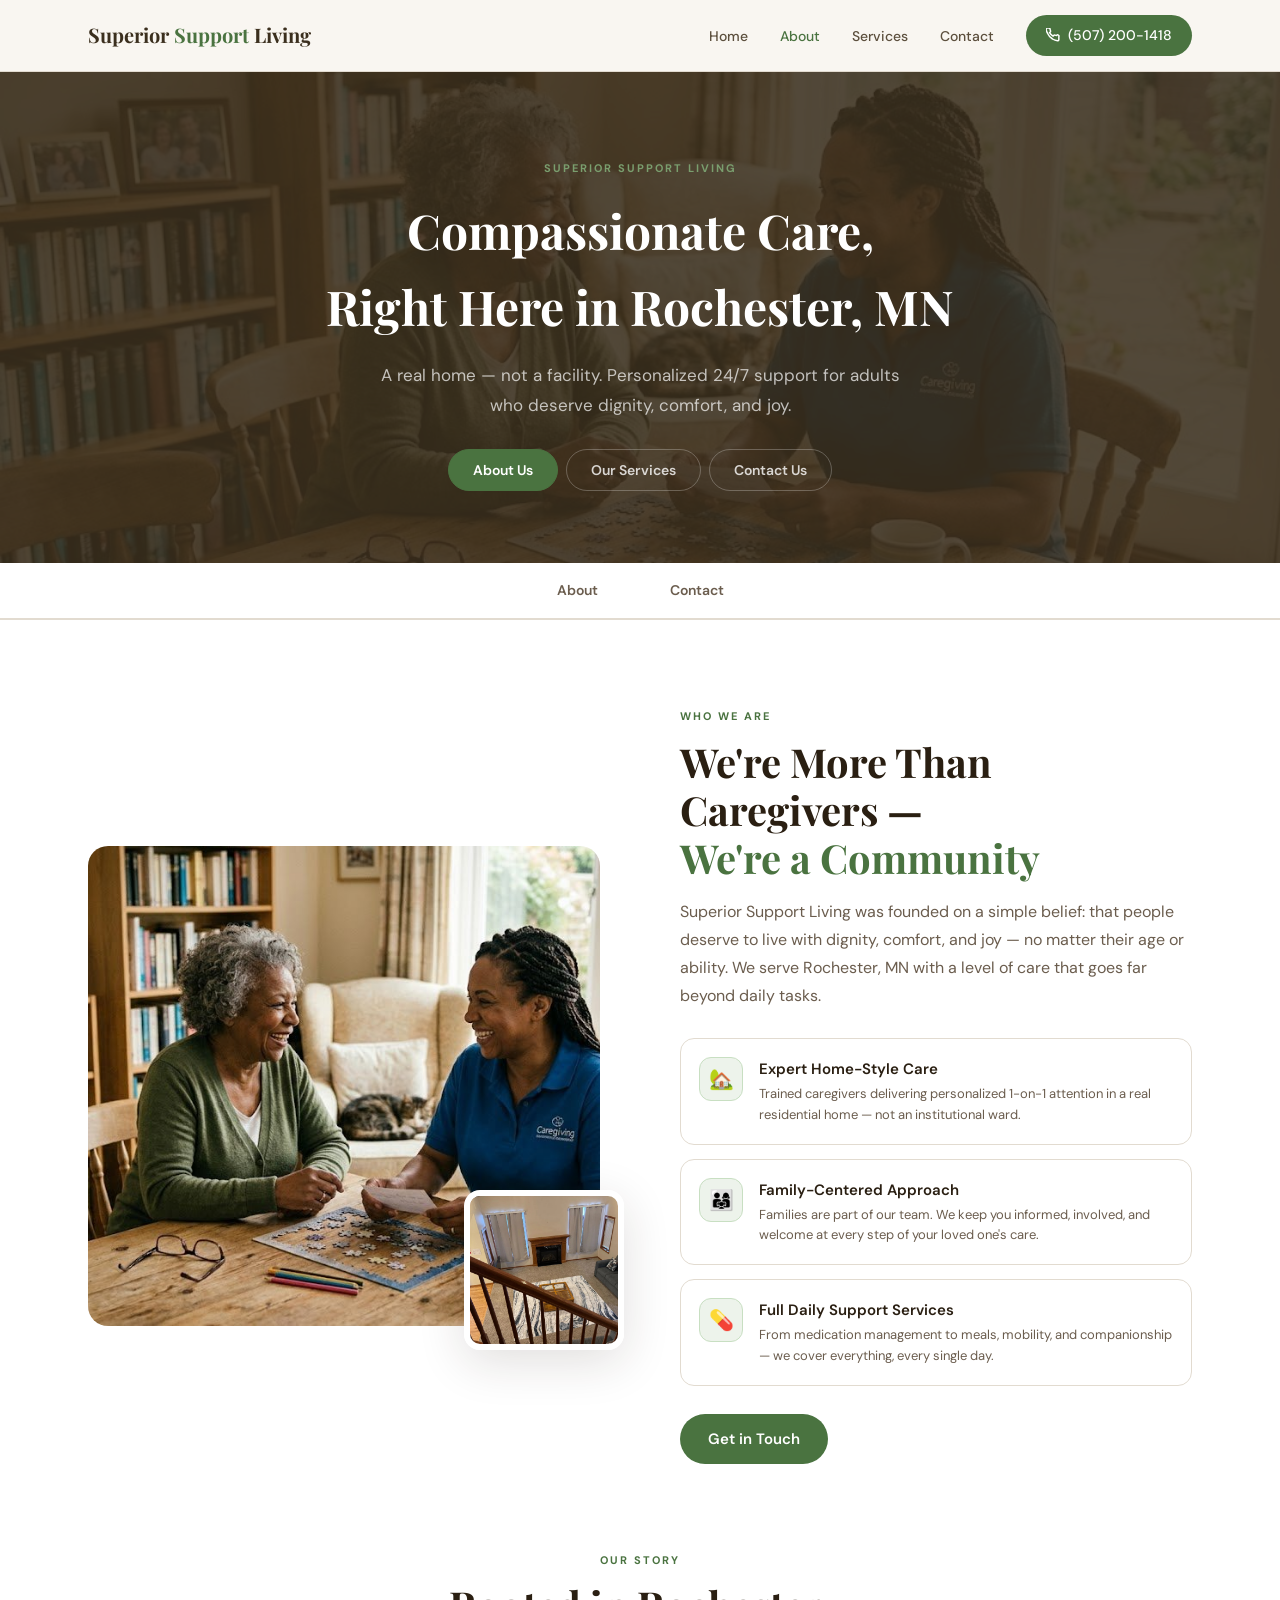
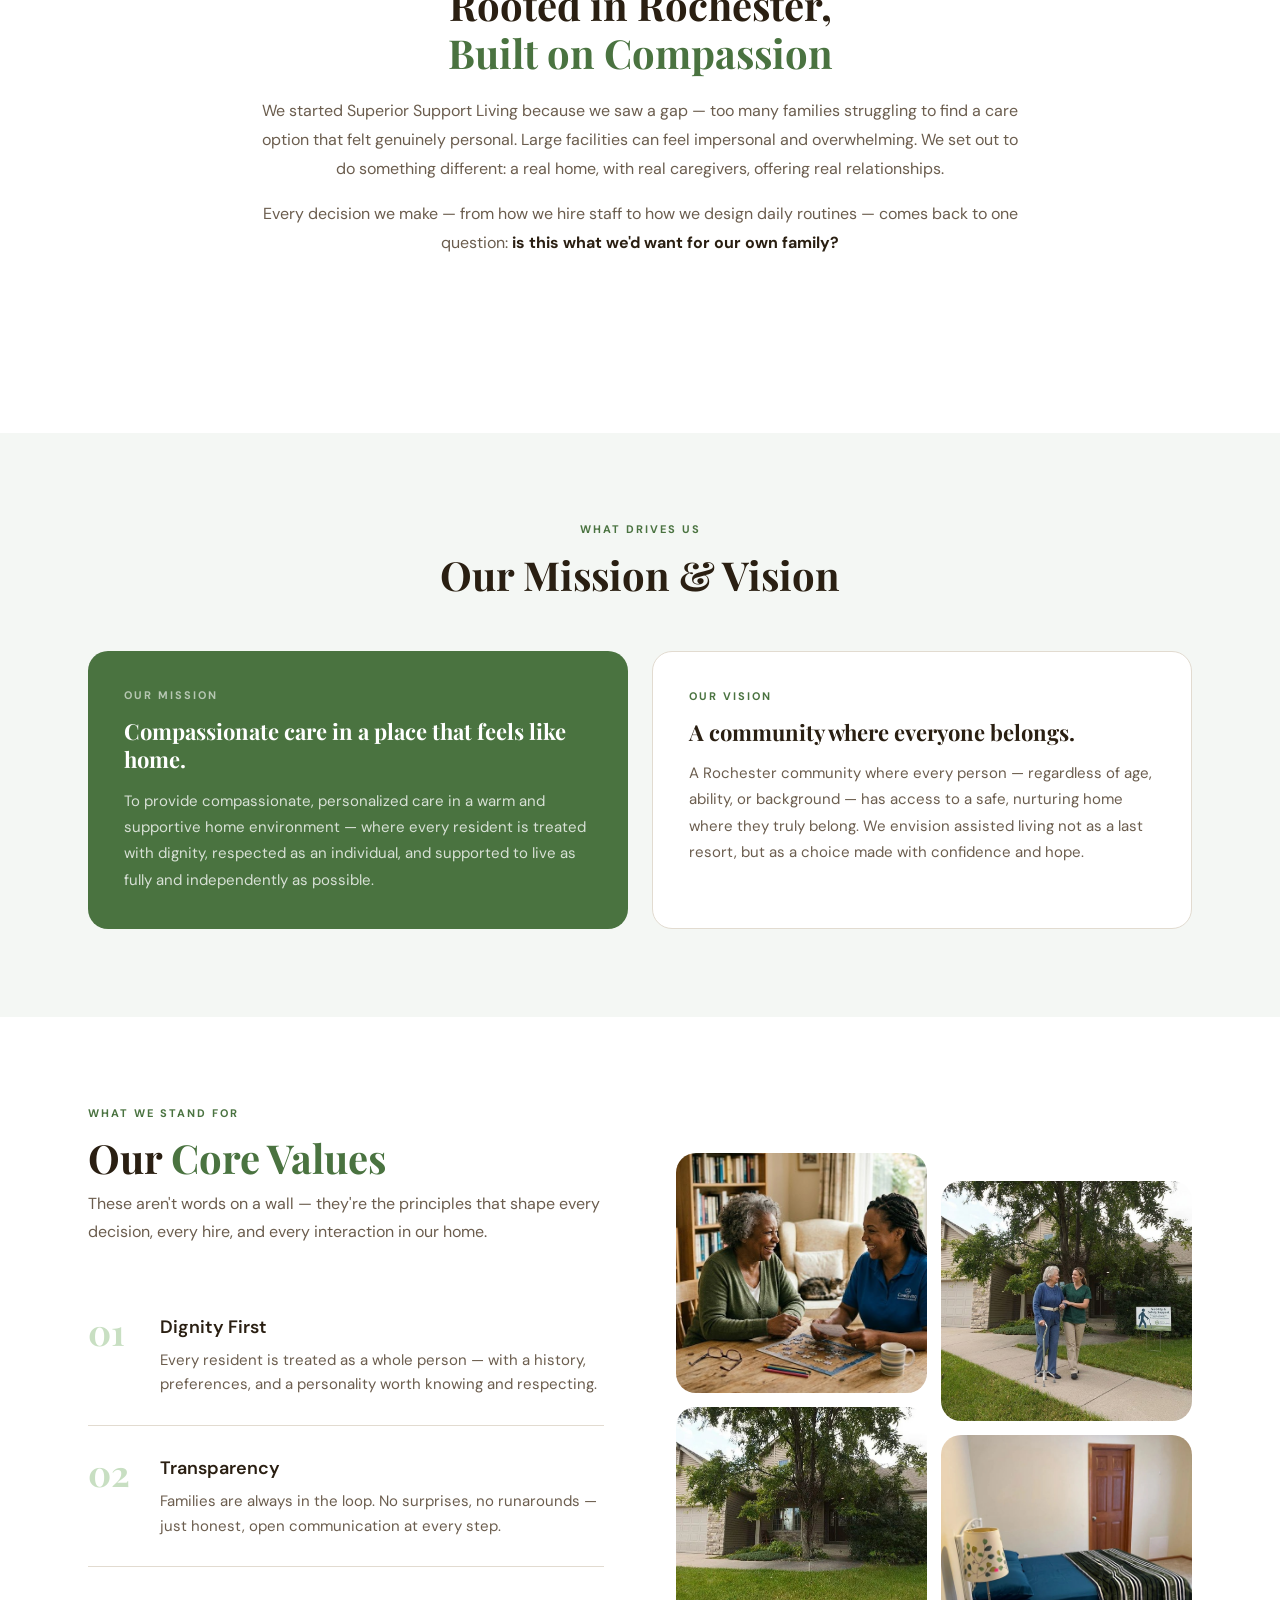
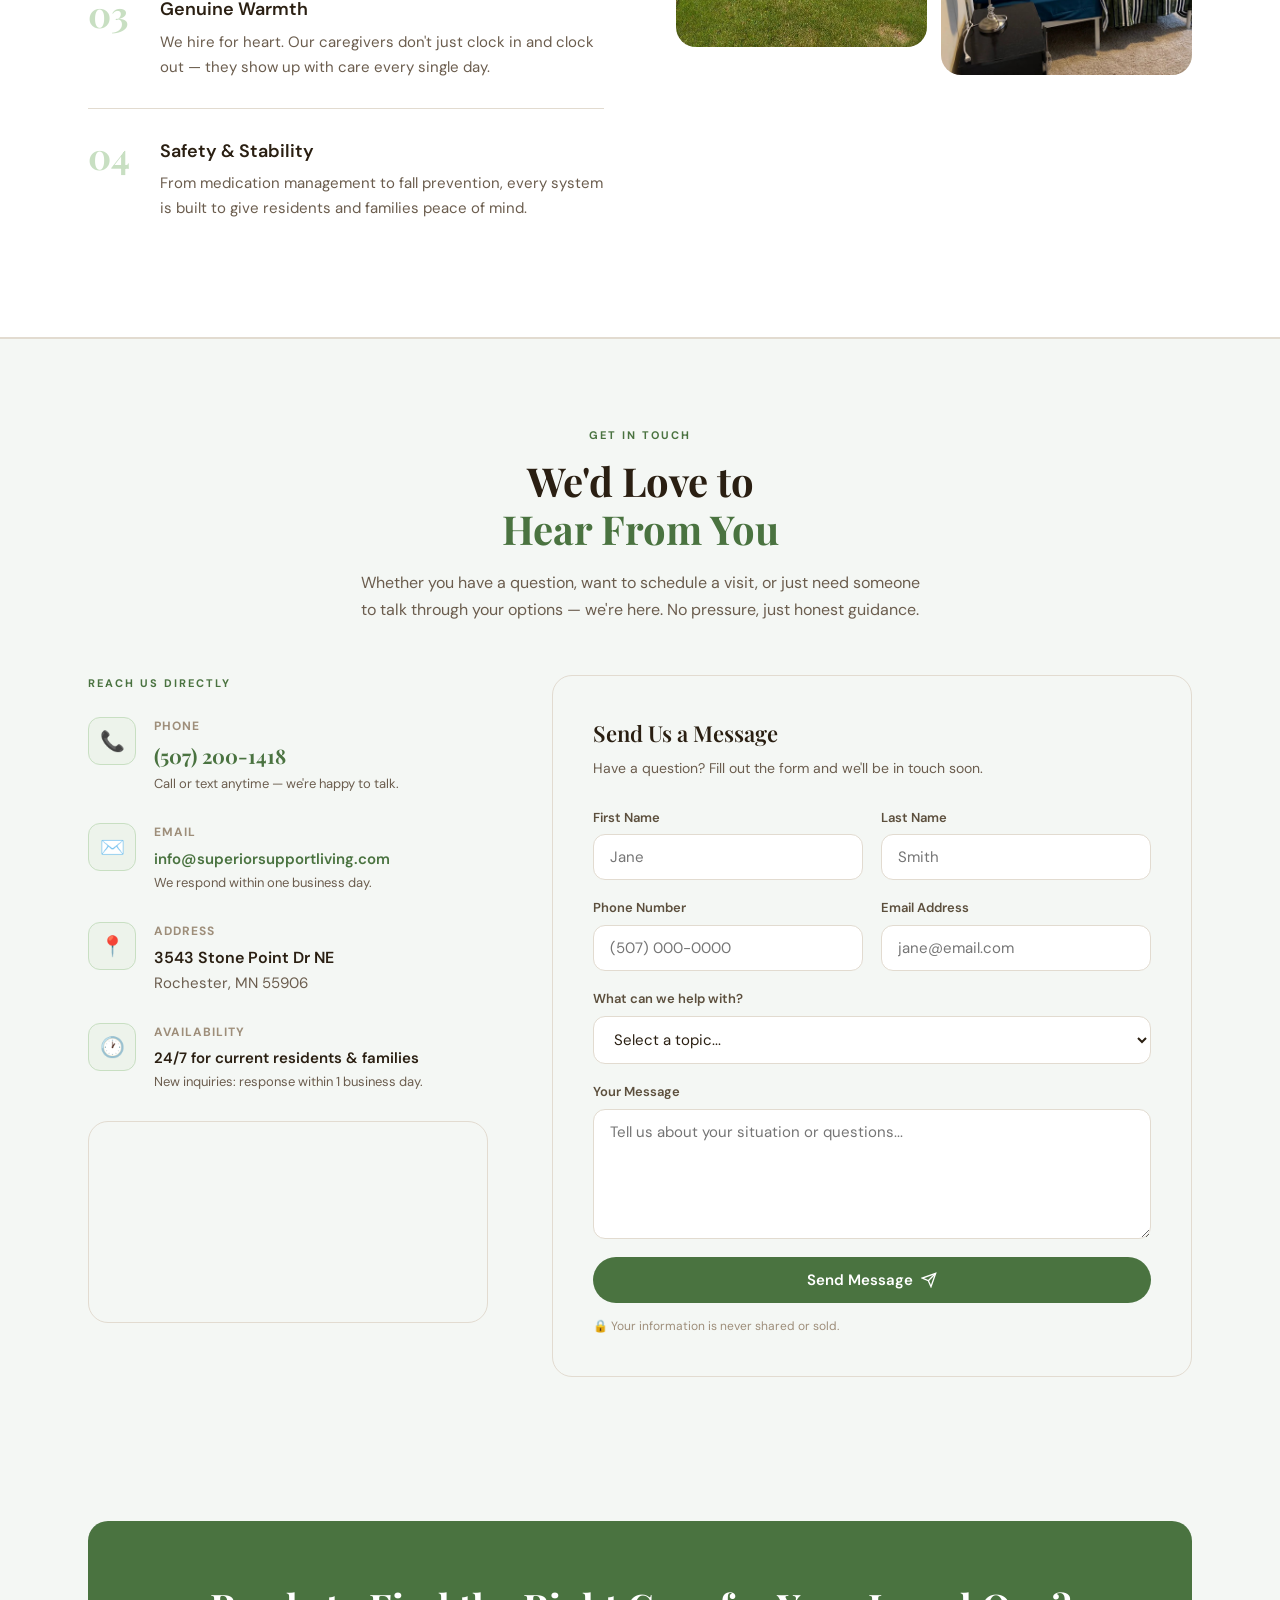
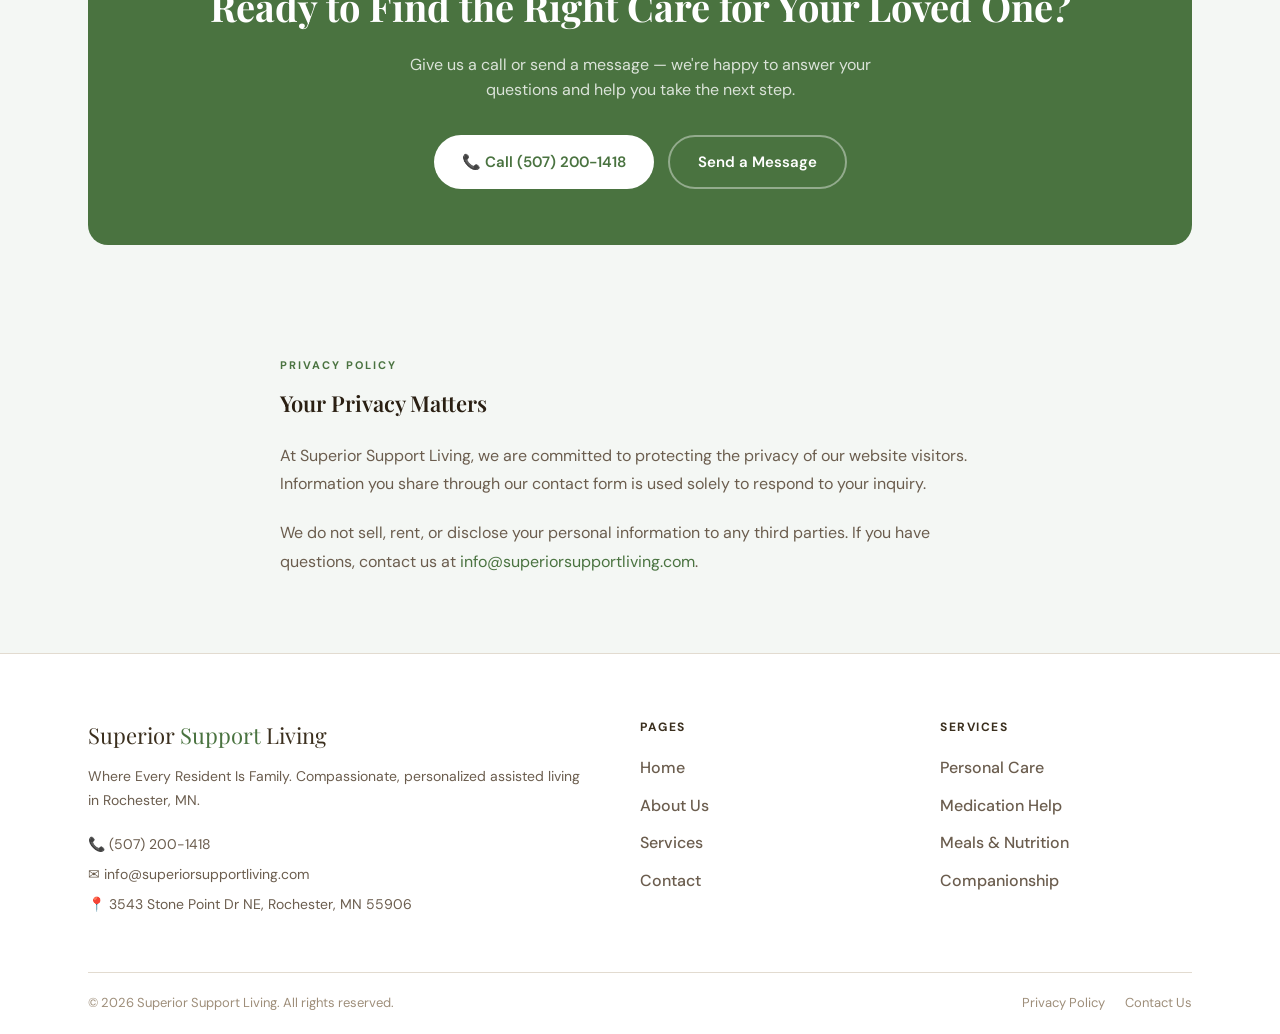
<file: pages.html>
<!DOCTYPE html>
<html lang="en">
<head>
  <meta charset="UTF-8" />
  <meta name="viewport" content="width=device-width, initial-scale=1.0" />
  <title>About & Contact — Superior Support Living</title>
  <meta name="description" content="Learn about Superior Support Living and get in touch. Licensed assisted living in Rochester, MN. Call (507) 200-1418." />
  <link rel="stylesheet" href="style.css" />
  <style>
    .page-hero {
      background: var(--brown);
      padding: 88px 0 72px;
      text-align: center;
      position: relative; overflow: hidden;
    }
    .page-hero::before {
      content: ''; position: absolute; inset: 0;
      background: url('img_companionship.png') center/cover;
      opacity: 0.12;
    }
    .page-hero .container { position: relative; z-index: 1; }
    .page-hero .eyebrow { color: var(--green-light); margin-bottom: 14px; }
    .page-hero h1 { font-family: var(--font-head); font-size: clamp(30px, 4vw, 48px); color: #fff; margin-bottom: 16px; }
    .page-hero p { font-size: 17px; color: rgba(255,255,255,0.7); max-width: 520px; margin: 0 auto 28px; line-height: 1.75; }
    .page-hero-tabs { display: flex; justify-content: center; gap: 8px; flex-wrap: wrap; }
    .page-hero-tabs a { padding: 9px 24px; border-radius: 50px; font-size: 14px; font-weight: 600; border: 1.5px solid rgba(255,255,255,0.25); color: rgba(255,255,255,0.8); transition: all .2s; }
    .page-hero-tabs a:hover, .page-hero-tabs a.act { background: var(--green); border-color: var(--green); color: #fff; }

    .sticky-nav { position: sticky; top: var(--nav-h); z-index: 90; background: var(--white); border-bottom: 2px solid var(--border); display: flex; justify-content: center; }
    .sticky-nav a { padding: 16px 36px; font-size: 14px; font-weight: 600; color: var(--muted); border-bottom: 3px solid transparent; margin-bottom: -2px; transition: all .2s; }
    .sticky-nav a:hover, .sticky-nav a.active { color: var(--green); border-bottom-color: var(--green); }

    /* ABOUT */
    .about-split { display: grid; grid-template-columns: 1fr 1fr; gap: 80px; align-items: center; }
    .about-img-main { border-radius: 20px; overflow: hidden; height: 480px; position: relative; }
    .about-img-main img { width: 100%; height: 100%; object-fit: cover; }
    .about-img-accent { position: absolute; bottom: -24px; right: -24px; width: 160px; height: 160px; border-radius: 16px; overflow: hidden; border: 6px solid var(--white); box-shadow: var(--shadow-lg); }
    .about-img-accent img { width: 100%; height: 100%; object-fit: cover; }
    .about-feature { display: flex; gap: 16px; align-items: flex-start; padding: 18px; border-radius: 14px; border: 1px solid var(--border); background: var(--white); margin-bottom: 14px; transition: box-shadow .2s, transform .2s; }
    .about-feature:hover { box-shadow: var(--shadow); transform: translateX(4px); }
    .about-feature-icon { width: 44px; height: 44px; border-radius: 12px; background: var(--green-pale); border: 1px solid var(--green-mid); display: flex; align-items: center; justify-content: center; font-size: 20px; flex-shrink: 0; }
    .about-feature h4 { font-size: 15px; font-weight: 600; margin-bottom: 3px; }
    .about-feature p { font-size: 13px; color: var(--muted); line-height: 1.6; }

    .mv-grid { display: grid; grid-template-columns: 1fr 1fr; gap: 24px; }
    .mv-card { border-radius: 20px; padding: 36px; }
    .mv-card.green { background: var(--green); }
    .mv-card.light { background: var(--white); border: 1px solid var(--border); }
    .mv-label { font-size: 11px; font-weight: 700; letter-spacing: 2px; text-transform: uppercase; margin-bottom: 12px; }
    .mv-card.green .mv-label { color: rgba(255,255,255,0.6); }
    .mv-card.light .mv-label { color: var(--green); }
    .mv-card h3 { font-family: var(--font-head); font-size: 22px; margin-bottom: 14px; line-height: 1.3; }
    .mv-card.green h3 { color: #fff; }
    .mv-card.light h3 { color: var(--text); }
    .mv-card p { font-size: 15px; line-height: 1.75; }
    .mv-card.green p { color: rgba(255,255,255,0.78); }
    .mv-card.light p { color: var(--muted); }

    .value-item { display: flex; gap: 20px; align-items: flex-start; padding: 28px 0; border-bottom: 1px solid var(--border); }
    .value-item:last-child { border-bottom: none; }
    .value-num { font-family: var(--font-head); font-size: 36px; font-weight: 700; color: var(--green-mid); line-height: 1; flex-shrink: 0; width: 52px; }
    .value-text h3 { font-size: 18px; font-weight: 600; margin-bottom: 6px; }
    .value-text p { font-size: 15px; color: var(--muted); line-height: 1.65; }
    .values-mosaic { display: grid; grid-template-columns: 1fr 1fr; gap: 14px; padding-top: 48px; }
    .values-mosaic img { border-radius: var(--radius-lg); width: 100%; object-fit: cover; display: block; }

    /* CONTACT */
    .contact-split { display: grid; grid-template-columns: 1fr 1.6fr; gap: 64px; align-items: start; }
    .contact-info-item { display: flex; gap: 18px; align-items: flex-start; margin-bottom: 28px; }
    .contact-icon { width: 48px; height: 48px; border-radius: 12px; background: var(--green-pale); border: 1px solid var(--green-mid); display: flex; align-items: center; justify-content: center; flex-shrink: 0; font-size: 20px; }
    .contact-label { font-size: 12px; font-weight: 700; letter-spacing: 1px; text-transform: uppercase; color: var(--brown-light); margin-bottom: 4px; }
    .form-box { background: var(--cream); border-radius: var(--radius-lg); padding: 40px; border: 1px solid var(--border); }
    .form-grid { display: grid; grid-template-columns: 1fr 1fr; gap: 18px; }
    .form-group { display: flex; flex-direction: column; gap: 6px; }
    .form-group.full { grid-column: 1 / -1; }
    .form-group label { font-size: 13px; font-weight: 600; color: var(--brown-mid); }
    .form-group input, .form-group textarea, .form-group select { padding: 12px 16px; border: 1.5px solid var(--border); border-radius: var(--radius); font-family: var(--font-body); font-size: 15px; color: var(--text); background: var(--white); transition: border-color .2s; width: 100%; }
    .form-group input:focus, .form-group textarea:focus { outline: none; border-color: var(--green); }
    .form-group textarea { resize: vertical; min-height: 130px; }

    /* PRIVACY */
    .privacy-wrap { max-width: 720px; margin: 0 auto; }
    .privacy-wrap p { font-size: 16px; color: var(--muted); line-height: 1.8; margin-bottom: 20px; }

    /* RESPONSIVE */
    @media (max-width: 900px) {
      .about-split { grid-template-columns: 1fr; gap: 40px; }
      .about-img-accent { display: none; }
      .mv-grid { grid-template-columns: 1fr; }
      .contact-split { grid-template-columns: 1fr; gap: 40px; }
      .values-mosaic { display: none; }
      .sticky-nav a { padding: 14px 22px; }
    }
    @media (max-width: 600px) {
      .form-grid { grid-template-columns: 1fr; }
      .form-group.full { grid-column: 1; }
      .value-item { flex-direction: column; gap: 8px; }
      .value-num { font-size: 28px; width: auto; }
      .sticky-nav a { padding: 12px 16px; font-size: 12px; }
    }
  </style>
</head>
<body>

<nav class="nav">
  <div class="container">
    <a href="index.html" class="nav-logo">Superior <span>Support</span> Living</a>
    <ul class="nav-links">
      <li><a href="index.html">Home</a></li>
      <li><a href="pages.html#about" class="active">About</a></li>
      <li><a href="services.html">Services</a></li>
      <li><a href="pages.html#contact">Contact</a></li>
      <li><a href="tel:5072001418" class="nav-phone">
        <svg viewBox="0 0 24 24" fill="none" stroke="currentColor" stroke-width="2.5" style="width:14px;height:14px"><path d="M22 16.92v3a2 2 0 01-2.18 2 19.79 19.79 0 01-8.63-3.07A19.5 19.5 0 013.07 9.8a19.79 19.79 0 01-3.07-8.67A2 2 0 012 .11h3a2 2 0 012 1.72c.127.96.361 1.903.7 2.81a2 2 0 01-.45 2.11L6.09 7.91a16 16 0 006 6l1.27-1.27a2 2 0 012.11-.45c.907.339 1.85.573 2.81.7A2 2 0 0122 14.92z"/></svg>
        (507) 200-1418
      </a></li>
    </ul>
    <button class="hamburger" id="hamburger" aria-label="Open menu"><span></span><span></span><span></span></button>
  </div>
</nav>
<div class="mobile-nav" id="mobile-nav">
  <a href="index.html">Home</a>
  <a href="#about">About</a>
  <a href="services.html">Services</a>
  <a href="#contact">Contact</a>
  <a href="tel:5072001418" class="nav-phone" style="width:fit-content">📞 (507) 200-1418</a>
</div>

<div class="page-body">

  <div class="page-hero">
    <div class="container">
      <div class="eyebrow">Superior Support Living</div>
      <h1>Compassionate Care,<br>Right Here in Rochester, MN</h1>
      <p>A real home — not a facility. Personalized 24/7 support for adults who deserve dignity, comfort, and joy.</p>
      <div class="page-hero-tabs">
        <a href="#about" class="act">About Us</a>
        <a href="services.html">Our Services</a>
        <a href="#contact">Contact Us</a>
      </div>
    </div>
  </div>

  <div class="sticky-nav" id="sticky-nav">
    <a href="#about" class="active">About</a>
    <a href="#contact">Contact</a>
  </div>

  <!-- ══════ ABOUT ══════ -->
  <section id="about" class="section" style="background:var(--white);">
    <div class="container">

      <!-- Who We Are -->
      <div class="about-split" style="margin-bottom:88px;">
        <div style="position:relative;">
          <div class="about-img-main">
            <img src="img_companionship.png" alt="Caregiver and resident enjoying time together" />
          </div>
          <div class="about-img-accent">
            <img src="1777324866718_image.png" alt="Our cozy living room" />
          </div>
        </div>
        <div>
          <div class="eyebrow">Who We Are</div>
          <h2 class="h2">We're More Than Caregivers —<br><em>We're a Community</em></h2>
          <p style="color:var(--muted);font-size:16px;line-height:1.75;margin:16px 0 28px;">Superior Support Living was founded on a simple belief: that people deserve to live with dignity, comfort, and joy — no matter their age or ability. We serve Rochester, MN with a level of care that goes far beyond daily tasks.</p>
          <div class="about-feature">
            <div class="about-feature-icon">🏡</div>
            <div><h4>Expert Home-Style Care</h4><p>Trained caregivers delivering personalized 1-on-1 attention in a real residential home — not an institutional ward.</p></div>
          </div>
          <div class="about-feature">
            <div class="about-feature-icon">👨‍👩‍👧</div>
            <div><h4>Family-Centered Approach</h4><p>Families are part of our team. We keep you informed, involved, and welcome at every step of your loved one's care.</p></div>
          </div>
          <div class="about-feature">
            <div class="about-feature-icon">💊</div>
            <div><h4>Full Daily Support Services</h4><p>From medication management to meals, mobility, and companionship — we cover everything, every single day.</p></div>
          </div>
          <div style="margin-top:28px;">
            <a href="#contact" class="btn btn-primary">Get in Touch</a>
          </div>
        </div>
      </div>

      <!-- Story -->
      <div style="max-width:760px;margin:0 auto 88px;text-align:center;">
        <div class="eyebrow">Our Story</div>
        <h2 class="h2" style="margin-bottom:20px;">Rooted in Rochester,<br><em>Built on Compassion</em></h2>
        <p style="color:var(--muted);font-size:16px;line-height:1.8;margin-bottom:16px;">We started Superior Support Living because we saw a gap — too many families struggling to find a care option that felt genuinely personal. Large facilities can feel impersonal and overwhelming. We set out to do something different: a real home, with real caregivers, offering real relationships.</p>
        <p style="color:var(--muted);font-size:16px;line-height:1.8;">Every decision we make — from how we hire staff to how we design daily routines — comes back to one question: <strong style="color:var(--text);">is this what we'd want for our own family?</strong></p>
      </div>

    </div>
  </section>

  <!-- Mission + Vision -->
  <section class="section" style="background:var(--cream);">
    <div class="container">
      <div style="text-align:center;margin-bottom:52px;">
        <div class="eyebrow">What Drives Us</div>
        <h2 class="h2">Our Mission &amp; Vision</h2>
      </div>
      <div class="mv-grid">
        <div class="mv-card green">
          <div class="mv-label">Our Mission</div>
          <h3>Compassionate care in a place that feels like home.</h3>
          <p>To provide compassionate, personalized care in a warm and supportive home environment — where every resident is treated with dignity, respected as an individual, and supported to live as fully and independently as possible.</p>
        </div>
        <div class="mv-card light">
          <div class="mv-label">Our Vision</div>
          <h3>A community where everyone belongs.</h3>
          <p>A Rochester community where every person — regardless of age, ability, or background — has access to a safe, nurturing home where they truly belong. We envision assisted living not as a last resort, but as a choice made with confidence and hope.</p>
        </div>
      </div>
    </div>
  </section>

  <!-- Values -->
  <section class="section" style="background:var(--white);">
    <div class="container">
      <div style="display:grid;grid-template-columns:1fr 1fr;gap:72px;align-items:start;">
        <div>
          <div class="eyebrow">What We Stand For</div>
          <h2 class="h2" style="margin-bottom:8px;">Our <em>Core Values</em></h2>
          <p style="color:var(--muted);font-size:16px;line-height:1.7;margin-bottom:40px;">These aren't words on a wall — they're the principles that shape every decision, every hire, and every interaction in our home.</p>
          <div class="value-item">
            <div class="value-num">01</div>
            <div class="value-text"><h3>Dignity First</h3><p>Every resident is treated as a whole person — with a history, preferences, and a personality worth knowing and respecting.</p></div>
          </div>
          <div class="value-item">
            <div class="value-num">02</div>
            <div class="value-text"><h3>Transparency</h3><p>Families are always in the loop. No surprises, no runarounds — just honest, open communication at every step.</p></div>
          </div>
          <div class="value-item">
            <div class="value-num">03</div>
            <div class="value-text"><h3>Genuine Warmth</h3><p>We hire for heart. Our caregivers don't just clock in and clock out — they show up with care every single day.</p></div>
          </div>
          <div class="value-item">
            <div class="value-num">04</div>
            <div class="value-text"><h3>Safety &amp; Stability</h3><p>From medication management to fall prevention, every system is built to give residents and families peace of mind.</p></div>
          </div>
        </div>
        <div class="values-mosaic">
          <img src="img_companionship.png" alt="Caregiver with resident" style="height:240px;" />
          <img src="img_mobility.png" alt="Mobility support" style="height:240px;margin-top:28px;" />
          <img src="1777324919196_image.png" alt="Our home" style="height:240px;margin-top:-28px;" />
          <img src="1777324880908_image.png" alt="Private bedroom" style="height:240px;" />
        </div>
      </div>
    </div>
  </section>

  <div style="height:2px;background:var(--border);"></div>

  <!-- ══════ CONTACT ══════ -->
  <section id="contact" class="section" style="background:var(--cream);">
    <div class="container">
      <div style="text-align:center;max-width:560px;margin:0 auto 52px;">
        <div class="eyebrow">Get in Touch</div>
        <h2 class="h2">We'd Love to<br><em>Hear From You</em></h2>
        <p style="color:var(--muted);font-size:16px;line-height:1.7;margin-top:16px;">Whether you have a question, want to schedule a visit, or just need someone to talk through your options — we're here. No pressure, just honest guidance.</p>
      </div>
      <div class="contact-split">
        <div>
          <div class="eyebrow" style="margin-bottom:24px;">Reach Us Directly</div>
          <div class="contact-info-item">
            <div class="contact-icon">📞</div>
            <div>
              <div class="contact-label">Phone</div>
              <a href="tel:5072001418" style="font-size:20px;font-weight:700;color:var(--green);font-family:var(--font-head);">(507) 200-1418</a>
              <p style="font-size:13px;color:var(--muted);margin-top:2px;">Call or text anytime — we're happy to talk.</p>
            </div>
          </div>
          <div class="contact-info-item">
            <div class="contact-icon">✉️</div>
            <div>
              <div class="contact-label">Email</div>
              <a href="mailto:info@superiorsupportliving.com" style="font-size:15px;font-weight:600;color:var(--green);">info@superiorsupportliving.com</a>
              <p style="font-size:13px;color:var(--muted);margin-top:2px;">We respond within one business day.</p>
            </div>
          </div>
          <div class="contact-info-item">
            <div class="contact-icon">📍</div>
            <div>
              <div class="contact-label">Address</div>
              <div style="font-size:16px;font-weight:600;color:var(--text);">3543 Stone Point Dr NE</div>
              <div style="font-size:15px;color:var(--muted);">Rochester, MN 55906</div>
            </div>
          </div>
          <div class="contact-info-item">
            <div class="contact-icon">🕐</div>
            <div>
              <div class="contact-label">Availability</div>
              <div style="font-size:15px;font-weight:600;color:var(--text);">24/7 for current residents &amp; families</div>
              <p style="font-size:13px;color:var(--muted);margin-top:2px;">New inquiries: response within 1 business day.</p>
            </div>
          </div>
          <div style="border-radius:var(--radius-lg);overflow:hidden;border:1px solid var(--border);margin-top:8px;">
            <iframe src="https://www.google.com/maps/embed?pb=!1m18!1m12!1m3!1d2854.932!2d-92.4338!3d44.0121!2m3!1f0!2f0!3f0!3m2!1i1024!2i768!4f13.1!3m3!1m2!1s0x87f75e3c09b2e7b7%3A0x0!2s3543+Stone+Point+Dr+NE%2C+Rochester%2C+MN+55906!5e0!3m2!1sen!2sus!4v1" width="100%" height="200" style="border:0;display:block;" allowfullscreen="" loading="lazy" title="Our location"></iframe>
          </div>
        </div>
        <div class="form-box">
          <h2 class="h3" style="margin-bottom:6px;">Send Us a Message</h2>
          <p style="color:var(--muted);font-size:14px;margin-bottom:28px;">Have a question? Fill out the form and we'll be in touch soon.</p>
          <form id="contact-form">
            <div class="form-grid">
              <div class="form-group"><label>First Name</label><input type="text" placeholder="Jane" required /></div>
              <div class="form-group"><label>Last Name</label><input type="text" placeholder="Smith" required /></div>
              <div class="form-group"><label>Phone Number</label><input type="tel" placeholder="(507) 000-0000" /></div>
              <div class="form-group"><label>Email Address</label><input type="email" placeholder="jane@email.com" required /></div>
              <div class="form-group full">
                <label>What can we help with?</label>
                <select>
                  <option value="">Select a topic...</option>
                  <option>I'm looking for care for a loved one</option>
                  <option>I'd like to schedule a visit</option>
                  <option>I have a question about your services</option>
                  <option>I'm a social worker / case manager</option>
                  <option>Other</option>
                </select>
              </div>
              <div class="form-group full"><label>Your Message</label><textarea placeholder="Tell us about your situation or questions..."></textarea></div>
            </div>
            <button type="submit" class="btn btn-primary" style="width:100%;justify-content:center;margin-top:18px;">
              Send Message
              <svg viewBox="0 0 24 24" fill="none" stroke="currentColor" stroke-width="2" style="width:16px;height:16px"><line x1="22" y1="2" x2="11" y2="13"/><polygon points="22 2 15 22 11 13 2 9 22 2"/></svg>
            </button>
            <div id="form-success" style="display:none;background:var(--green-pale);border:1px solid var(--green-mid);border-radius:var(--radius);padding:14px 18px;color:var(--green);font-size:14px;font-weight:500;margin-top:16px;">✅ Thank you! We'll be in touch within one business day.</div>
            <p style="font-size:12px;color:var(--brown-light);margin-top:14px;">🔒 Your information is never shared or sold.</p>
          </form>
        </div>
      </div>
    </div>
  </section>

  <!-- CTA -->
  <section class="section-sm">
    <div class="container">
      <div class="cta-banner">
        <h2>Ready to Find the Right Care for Your Loved One?</h2>
        <p>Give us a call or send a message — we're happy to answer your questions and help you take the next step.</p>
        <div class="btn-row">
          <a href="tel:5072001418" class="btn btn-white">📞 Call (507) 200-1418</a>
          <a href="#contact" class="btn" style="background:transparent;color:white;border:2px solid rgba(255,255,255,0.4);">Send a Message</a>
        </div>
      </div>
    </div>
  </section>

  <!-- Privacy -->
  <section id="privacy" class="section-sm" style="background:var(--cream);">
    <div class="container">
      <div class="privacy-wrap">
        <div class="eyebrow" style="margin-bottom:12px;">Privacy Policy</div>
        <h2 class="h3" style="margin-bottom:20px;">Your Privacy Matters</h2>
        <p>At Superior Support Living, we are committed to protecting the privacy of our website visitors. Information you share through our contact form is used solely to respond to your inquiry.</p>
        <p>We do not sell, rent, or disclose your personal information to any third parties. If you have questions, contact us at <a href="mailto:info@superiorsupportliving.com" style="color:var(--green);">info@superiorsupportliving.com</a>.</p>
      </div>
    </div>
  </section>

</div>

<footer>
  <div class="container">
    <div class="footer-grid">
      <div>
        <div class="footer-logo">Superior <span>Support</span> Living</div>
        <p class="footer-tagline">Where Every Resident Is Family. Compassionate, personalized assisted living in Rochester, MN.</p>
        <div class="footer-contact">
          <a href="tel:5072001418">📞 (507) 200-1418</a>
          <a href="mailto:info@superiorsupportliving.com">✉ info@superiorsupportliving.com</a>
          <a href="https://maps.google.com/?q=3543+Stone+Point+Dr+NE+Rochester+MN" target="_blank">📍 3543 Stone Point Dr NE, Rochester, MN 55906</a>
        </div>
      </div>
      <div class="footer-col">
        <h4>Pages</h4>
        <a href="index.html">Home</a>
        <a href="pages.html#about">About Us</a>
        <a href="services.html">Services</a>
        <a href="pages.html#contact">Contact</a>
      </div>
      <div class="footer-col">
        <h4>Services</h4>
        <a href="services.html">Personal Care</a>
        <a href="services.html">Medication Help</a>
        <a href="services.html">Meals &amp; Nutrition</a>
        <a href="services.html">Companionship</a>
      </div>
    </div>
    <div class="footer-bottom">
      <span>© 2026 Superior Support Living. All rights reserved.</span>
      <div class="footer-bottom-links">
        <a href="#privacy">Privacy Policy</a>
        <a href="#contact">Contact Us</a>
      </div>
    </div>
  </div>
</footer>

<script>
  document.getElementById('hamburger').addEventListener('click', () => {
    document.getElementById('mobile-nav').classList.toggle('open');
    document.body.classList.toggle('nav-open');
  });
  document.getElementById('contact-form').addEventListener('submit', function(e) {
    e.preventDefault();
    document.getElementById('form-success').style.display = 'block';
    this.querySelector('button[type=submit]').disabled = true;
    this.querySelector('button[type=submit]').textContent = 'Message Sent ✓';
  });
  const stickyLinks = document.querySelectorAll('.sticky-nav a');
  window.addEventListener('scroll', () => {
    const aboutTop = document.getElementById('about').offsetTop - 130;
    const contactTop = document.getElementById('contact').offsetTop - 130;
    stickyLinks.forEach(a => a.classList.remove('active'));
    if (window.scrollY >= contactTop) stickyLinks[1].classList.add('active');
    else if (window.scrollY >= aboutTop) stickyLinks[0].classList.add('active');
  });
  document.querySelectorAll('a[href^="#"]').forEach(a => {
    a.addEventListener('click', e => {
      const t = document.querySelector(a.getAttribute('href'));
      if (t) { e.preventDefault(); t.scrollIntoView({ behavior: 'smooth' }); }
    });
  });
</script>
</body>
</html>
</file>
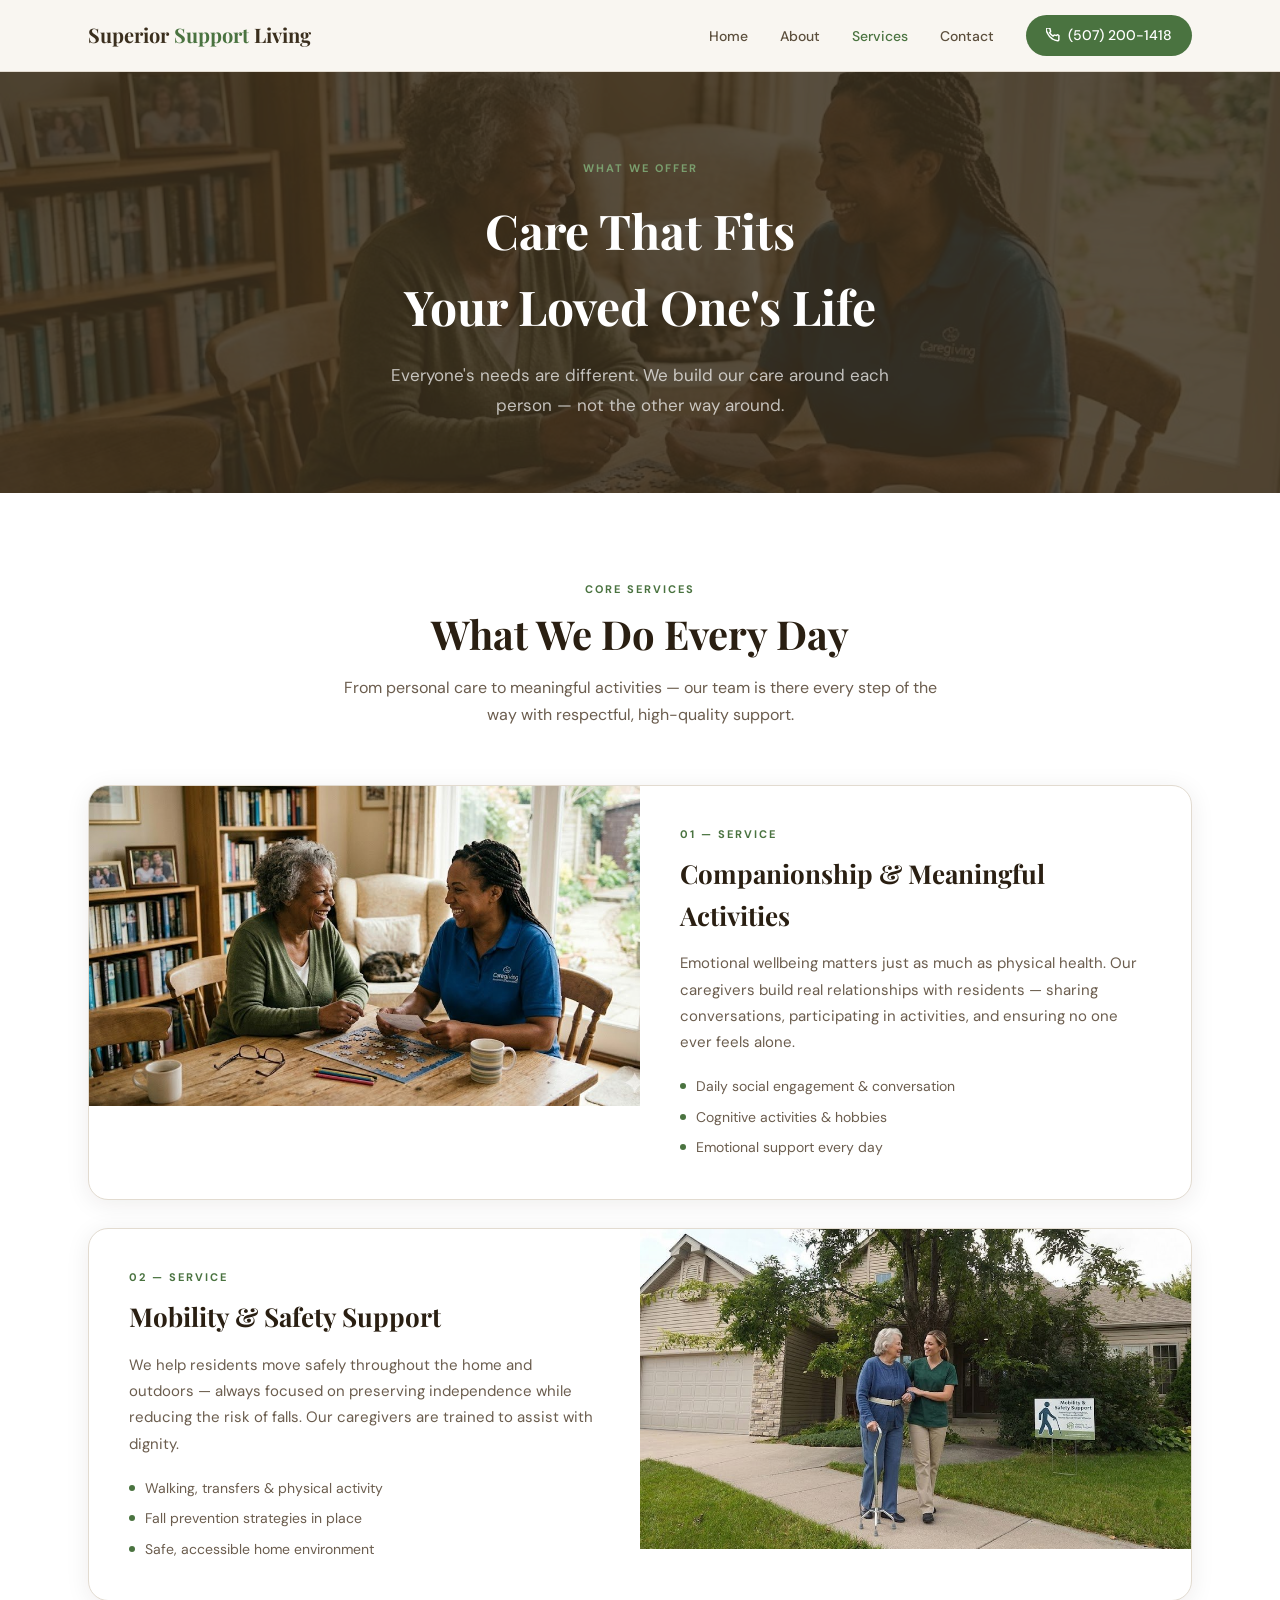
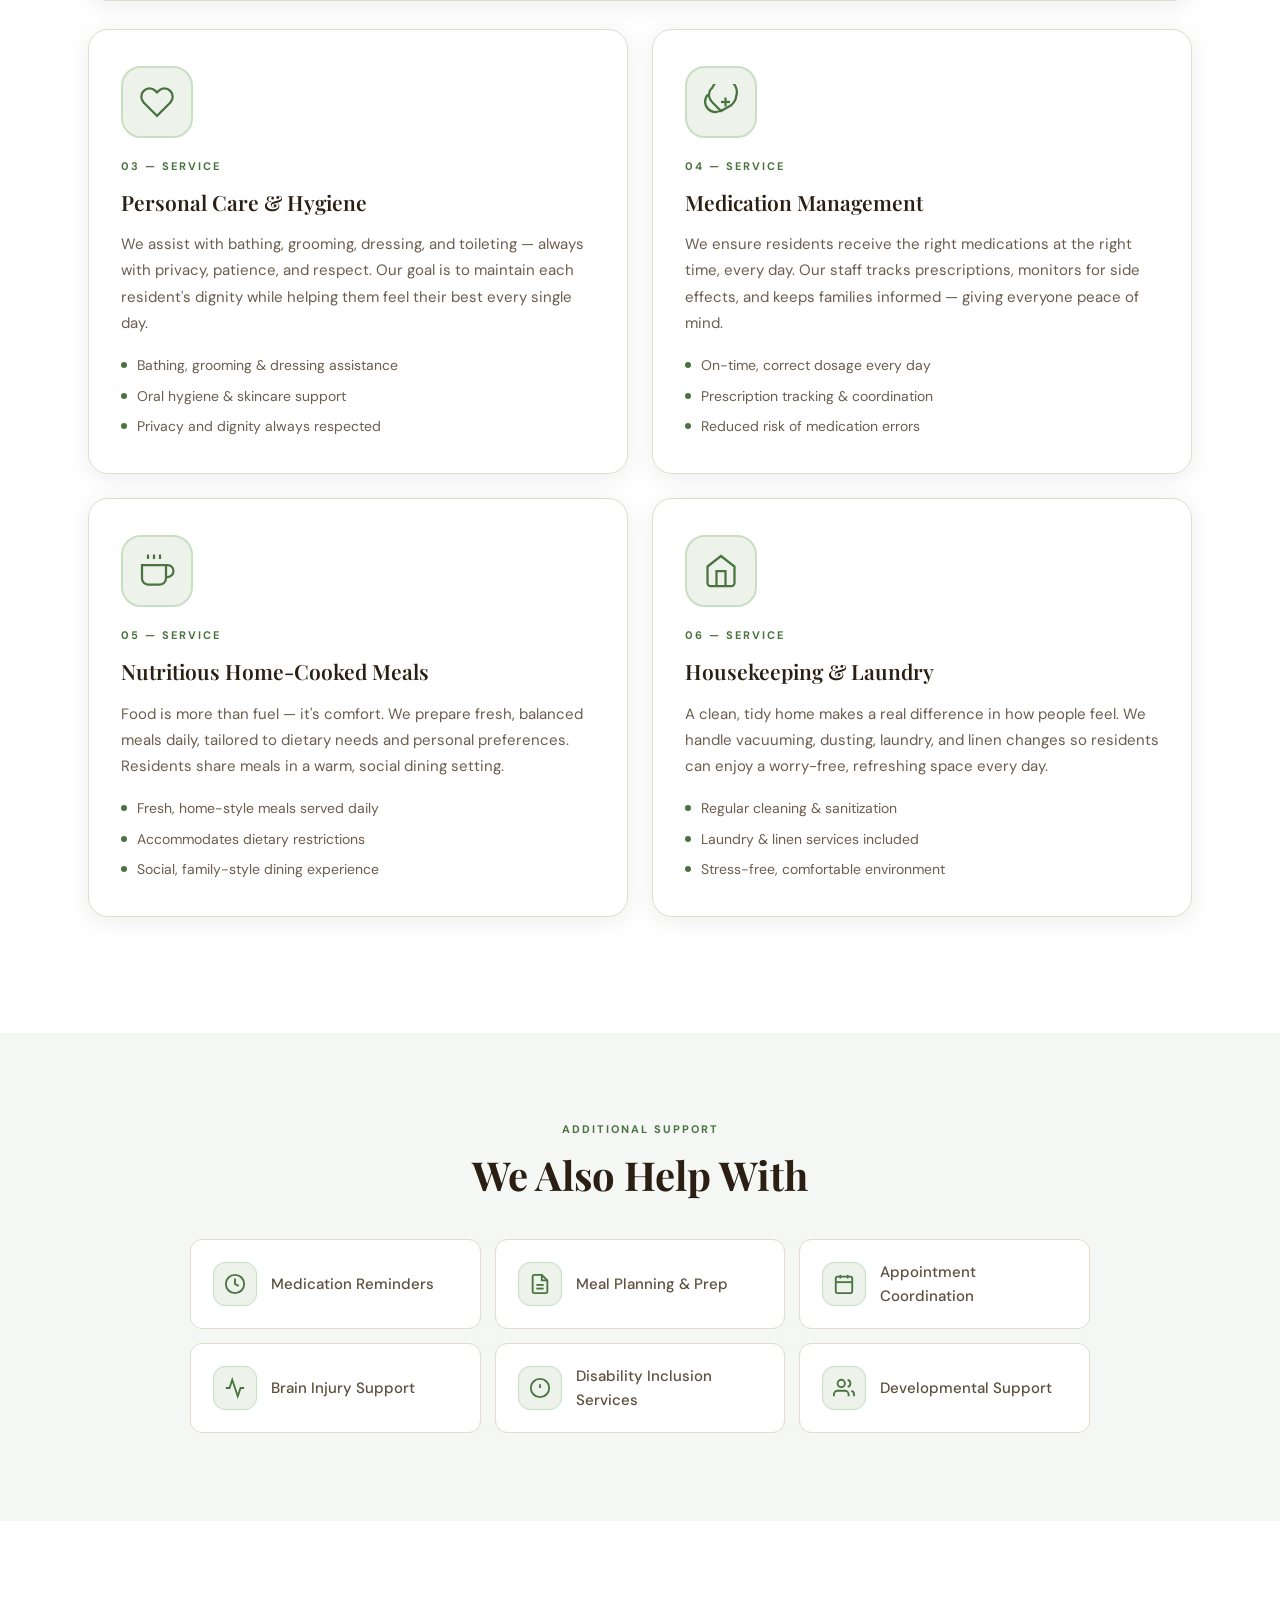
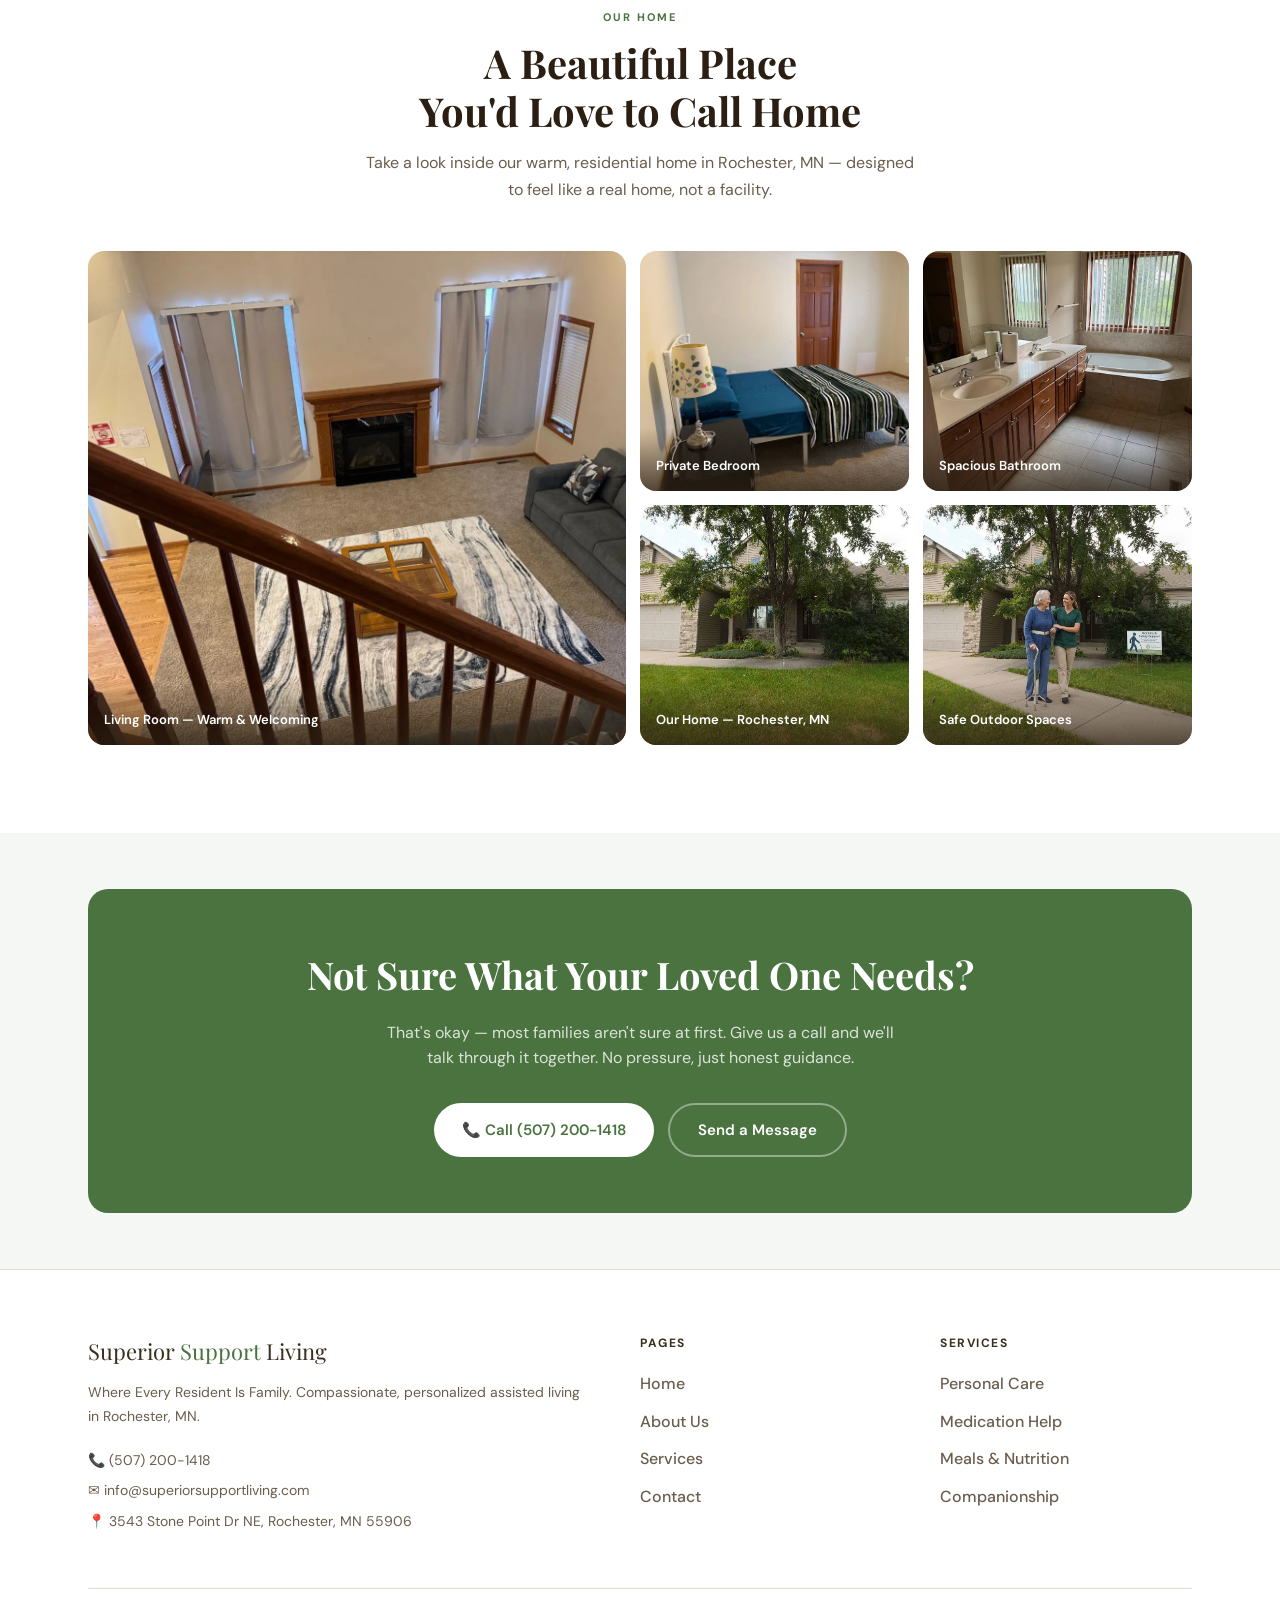
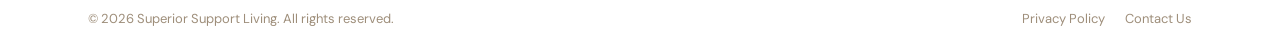
<file: services.html>
<!DOCTYPE html>
<html lang="en">
<head>
  <meta charset="UTF-8" />
  <meta name="viewport" content="width=device-width, initial-scale=1.0" />
  <title>Our Services — Superior Support Living</title>
  <meta name="description" content="Explore the full range of assisted living services at Superior Support Living — personal care, meals, medication management, companionship and more in Rochester, MN." />
  <link rel="stylesheet" href="style.css" />
  <style>
    /* PAGE HERO */
    .page-hero {
      background: var(--brown);
      padding: 88px 0 72px;
      text-align: center;
      position: relative; overflow: hidden;
    }
    .page-hero::before {
      content: ''; position: absolute; inset: 0;
      background: url('img_companionship.png') center/cover;
      opacity: 0.15;
    }
    .page-hero .container { position: relative; z-index: 1; }
    .page-hero .eyebrow { color: var(--green-light); margin-bottom: 14px; }
    .page-hero h1 { font-family: var(--font-head); font-size: clamp(30px,4vw,48px); color: #fff; margin-bottom: 16px; }
    .page-hero p { font-size: 17px; color: rgba(255,255,255,0.7); max-width: 520px; margin: 0 auto; line-height: 1.75; }

    /* SERVICE CARD — with real photo */
    .svc-photo-card {
      display: grid; grid-template-columns: 1fr 1fr;
      gap: 0; border-radius: 20px; overflow: hidden;
      border: 1px solid var(--border);
      box-shadow: var(--shadow);
      margin-bottom: 28px;
      background: var(--white);
      transition: box-shadow .25s;
    }
    .svc-photo-card:hover { box-shadow: var(--shadow-lg); }
    .svc-photo-card.reverse { direction: rtl; }
    .svc-photo-card.reverse > * { direction: ltr; }
    .svc-photo-card .svc-img { height: 320px; overflow: hidden; }
    .svc-photo-card .svc-img img { width: 100%; height: 100%; object-fit: cover; transition: transform .4s; }
    .svc-photo-card:hover .svc-img img { transform: scale(1.04); }
    .svc-photo-card .svc-content { padding: 40px; display: flex; flex-direction: column; justify-content: center; }
    .svc-num { font-size: 11px; font-weight: 700; letter-spacing: 2px; text-transform: uppercase; color: var(--green); margin-bottom: 10px; }
    .svc-content h2 { font-family: var(--font-head); font-size: 26px; font-weight: 700; margin-bottom: 14px; color: var(--text); }
    .svc-content p { font-size: 15px; color: var(--muted); line-height: 1.75; margin-bottom: 20px; }
    .svc-bullets { display: flex; flex-direction: column; gap: 8px; }
    .svc-bullet { display: flex; align-items: flex-start; gap: 10px; font-size: 14px; color: var(--muted); }
    .svc-bullet::before { content: ''; width: 6px; height: 6px; border-radius: 50%; background: var(--green); margin-top: 8px; flex-shrink: 0; }

    /* SERVICE CARD — icon style (no photo) */
    .svc-icon-grid { display: grid; grid-template-columns: repeat(2,1fr); gap: 24px; margin-bottom: 28px; }
    .svc-icon-card {
      background: var(--white); border-radius: 20px;
      padding: 36px 32px;
      border: 1px solid var(--border);
      box-shadow: var(--shadow);
      display: flex; flex-direction: column;
      transition: transform .2s, box-shadow .2s;
    }
    .svc-icon-card:hover { transform: translateY(-4px); box-shadow: var(--shadow-lg); }
    .svc-icon-wrap {
      width: 72px; height: 72px; border-radius: 20px;
      background: var(--green-pale); border: 2px solid var(--green-mid);
      display: flex; align-items: center; justify-content: center;
      margin-bottom: 20px;
    }
    .svc-icon-wrap svg { width: 36px; height: 36px; color: var(--green); }
    .svc-icon-card h3 { font-family: var(--font-head); font-size: 21px; font-weight: 600; margin-bottom: 12px; }
    .svc-icon-card p { font-size: 15px; color: var(--muted); line-height: 1.75; margin-bottom: 18px; flex: 1; }
    .svc-icon-card .svc-bullets { margin-top: auto; }

    /* ADDITIONAL */
    .add-grid { display: grid; grid-template-columns: repeat(3,1fr); gap: 14px; max-width: 900px; margin: 0 auto; }
    .add-item { background: var(--white); border-radius: var(--radius); padding: 20px 22px; border: 1px solid var(--border); display: flex; align-items: center; gap: 14px; transition: box-shadow .2s; }
    .add-item:hover { box-shadow: var(--shadow); }
    .add-item .add-icon { width: 44px; height: 44px; border-radius: 12px; background: var(--green-pale); border: 1px solid var(--green-mid); display: flex; align-items: center; justify-content: center; flex-shrink: 0; }
    .add-item .add-icon svg { width: 22px; height: 22px; color: var(--green); }
    .add-item span { font-size: 15px; font-weight: 500; color: var(--brown-mid); }

    /* GALLERY */
    .gallery-grid {
      display: grid;
      grid-template-columns: 2fr 1fr 1fr;
      grid-template-rows: 240px 240px;
      gap: 14px;
    }
    .gallery-item { border-radius: 16px; overflow: hidden; position: relative; }
    .gallery-item.span2 { grid-row: span 2; }
    .gallery-item img { width: 100%; height: 100%; object-fit: cover; transition: transform .4s; display: block; }
    .gallery-item:hover img { transform: scale(1.05); }
    .gal-label { position: absolute; bottom: 0; left: 0; right: 0; background: linear-gradient(to top,rgba(42,31,18,.75),transparent); padding: 28px 16px 14px; font-size: 13px; font-weight: 600; color: #fff; }

    /* RESPONSIVE */
    @media (max-width: 900px) {
      .svc-photo-card { grid-template-columns: 1fr; }
      .svc-photo-card .svc-img { height: 240px; }
      .svc-photo-card.reverse { direction: ltr; }
      .svc-icon-grid { grid-template-columns: 1fr; }
      .add-grid { grid-template-columns: 1fr 1fr; }
      .gallery-grid { grid-template-columns: 1fr 1fr; grid-template-rows: 200px 200px 200px; }
      .gallery-item.span2 { grid-row: span 1; }
    }
    @media (max-width: 600px) {
      .add-grid { grid-template-columns: 1fr; }
      .gallery-grid { grid-template-columns: 1fr 1fr; grid-template-rows: 160px 160px 160px; }
      .svc-content { padding: 28px 24px; }
    }
  </style>
</head>
<body>

<nav class="nav">
  <div class="container">
    <a href="index.html" class="nav-logo">Superior <span>Support</span> Living</a>
    <ul class="nav-links">
      <li><a href="index.html">Home</a></li>
      <li><a href="pages.html#about">About</a></li>
      <li><a href="services.html" class="active">Services</a></li>
      <li><a href="pages.html#contact">Contact</a></li>
      <li><a href="tel:5072001418" class="nav-phone">
        <svg viewBox="0 0 24 24" fill="none" stroke="currentColor" stroke-width="2.5" style="width:14px;height:14px"><path d="M22 16.92v3a2 2 0 01-2.18 2 19.79 19.79 0 01-8.63-3.07A19.5 19.5 0 013.07 9.8a19.79 19.79 0 01-3.07-8.67A2 2 0 012 .11h3a2 2 0 012 1.72c.127.96.361 1.903.7 2.81a2 2 0 01-.45 2.11L6.09 7.91a16 16 0 006 6l1.27-1.27a2 2 0 012.11-.45c.907.339 1.85.573 2.81.7A2 2 0 0122 14.92z"/></svg>
        (507) 200-1418
      </a></li>
    </ul>
    <button class="hamburger" id="hamburger" aria-label="Open menu"><span></span><span></span><span></span></button>
  </div>
</nav>
<div class="mobile-nav" id="mobile-nav">
  <a href="index.html">Home</a>
  <a href="pages.html#about">About</a>
  <a href="services.html">Services</a>
  <a href="pages.html#contact">Contact</a>
  <a href="tel:5072001418" class="nav-phone" style="width:fit-content">📞 (507) 200-1418</a>
</div>

<div class="page-body">

  <div class="page-hero">
    <div class="container">
      <div class="eyebrow">What We Offer</div>
      <h1>Care That Fits<br>Your Loved One's Life</h1>
      <p>Everyone's needs are different. We build our care around each person — not the other way around.</p>
    </div>
  </div>

  <!-- ══════ CORE SERVICES ══════ -->
  <section class="section" style="background:var(--white);">
    <div class="container">
      <div style="text-align:center;max-width:620px;margin:0 auto 56px;">
        <div class="eyebrow">Core Services</div>
        <h2 class="h2">What We Do Every Day</h2>
        <p style="color:var(--muted);font-size:16px;line-height:1.7;margin-top:16px;">From personal care to meaningful activities — our team is there every step of the way with respectful, high-quality support.</p>
      </div>

      <!-- Companionship — real photo -->
      <div class="svc-photo-card">
        <div class="svc-img"><img src="img_companionship.png" alt="Caregiver and resident enjoying puzzle together" /></div>
        <div class="svc-content">
          <div class="svc-num">01 — Service</div>
          <h2>Companionship &amp; Meaningful Activities</h2>
          <p>Emotional wellbeing matters just as much as physical health. Our caregivers build real relationships with residents — sharing conversations, participating in activities, and ensuring no one ever feels alone.</p>
          <div class="svc-bullets">
            <div class="svc-bullet">Daily social engagement &amp; conversation</div>
            <div class="svc-bullet">Cognitive activities &amp; hobbies</div>
            <div class="svc-bullet">Emotional support every day</div>
          </div>
        </div>
      </div>

      <!-- Mobility — real photo, reversed -->
      <div class="svc-photo-card reverse">
        <div class="svc-img"><img src="img_mobility.png" alt="Caregiver helping resident walk safely outside" /></div>
        <div class="svc-content">
          <div class="svc-num">02 — Service</div>
          <h2>Mobility &amp; Safety Support</h2>
          <p>We help residents move safely throughout the home and outdoors — always focused on preserving independence while reducing the risk of falls. Our caregivers are trained to assist with dignity.</p>
          <div class="svc-bullets">
            <div class="svc-bullet">Walking, transfers &amp; physical activity</div>
            <div class="svc-bullet">Fall prevention strategies in place</div>
            <div class="svc-bullet">Safe, accessible home environment</div>
          </div>
        </div>
      </div>

      <!-- 4 icon-based service cards -->
      <div class="svc-icon-grid">

        <!-- Personal Care -->
        <div class="svc-icon-card">
          <div class="svc-icon-wrap">
            <svg viewBox="0 0 24 24" fill="none" stroke="currentColor" stroke-width="1.5">
              <path d="M20.84 4.61a5.5 5.5 0 00-7.78 0L12 5.67l-1.06-1.06a5.5 5.5 0 00-7.78 7.78l1.06 1.06L12 21.23l7.78-7.78 1.06-1.06a5.5 5.5 0 000-7.78z"/>
            </svg>
          </div>
          <div class="svc-num">03 — Service</div>
          <h3>Personal Care &amp; Hygiene</h3>
          <p>We assist with bathing, grooming, dressing, and toileting — always with privacy, patience, and respect. Our goal is to maintain each resident's dignity while helping them feel their best every single day.</p>
          <div class="svc-bullets">
            <div class="svc-bullet">Bathing, grooming &amp; dressing assistance</div>
            <div class="svc-bullet">Oral hygiene &amp; skincare support</div>
            <div class="svc-bullet">Privacy and dignity always respected</div>
          </div>
        </div>

        <!-- Medication -->
        <div class="svc-icon-card">
          <div class="svc-icon-wrap">
            <svg viewBox="0 0 24 24" fill="none" stroke="currentColor" stroke-width="1.5">
              <path d="M19 14c1.49-1.46 3-3.21 3-5.5A5.5 5.5 0 006.27 2.4c-1.45 1.15-2.27 3.02-2.27 5.1 0 2.3 1.51 4.04 3 5.5l5 5 7-4z"/>
              <path d="M3.27 6.96A7 7 0 0013 17"/>
              <line x1="15" y1="9" x2="15" y2="15"/>
              <line x1="12" y1="12" x2="18" y2="12"/>
            </svg>
          </div>
          <div class="svc-num">04 — Service</div>
          <h3>Medication Management</h3>
          <p>We ensure residents receive the right medications at the right time, every day. Our staff tracks prescriptions, monitors for side effects, and keeps families informed — giving everyone peace of mind.</p>
          <div class="svc-bullets">
            <div class="svc-bullet">On-time, correct dosage every day</div>
            <div class="svc-bullet">Prescription tracking &amp; coordination</div>
            <div class="svc-bullet">Reduced risk of medication errors</div>
          </div>
        </div>

        <!-- Meals -->
        <div class="svc-icon-card">
          <div class="svc-icon-wrap">
            <svg viewBox="0 0 24 24" fill="none" stroke="currentColor" stroke-width="1.5">
              <path d="M18 8h1a4 4 0 010 8h-1"/>
              <path d="M2 8h16v9a4 4 0 01-4 4H6a4 4 0 01-4-4V8z"/>
              <line x1="6" y1="1" x2="6" y2="4"/>
              <line x1="10" y1="1" x2="10" y2="4"/>
              <line x1="14" y1="1" x2="14" y2="4"/>
            </svg>
          </div>
          <div class="svc-num">05 — Service</div>
          <h3>Nutritious Home-Cooked Meals</h3>
          <p>Food is more than fuel — it's comfort. We prepare fresh, balanced meals daily, tailored to dietary needs and personal preferences. Residents share meals in a warm, social dining setting.</p>
          <div class="svc-bullets">
            <div class="svc-bullet">Fresh, home-style meals served daily</div>
            <div class="svc-bullet">Accommodates dietary restrictions</div>
            <div class="svc-bullet">Social, family-style dining experience</div>
          </div>
        </div>

        <!-- Housekeeping -->
        <div class="svc-icon-card">
          <div class="svc-icon-wrap">
            <svg viewBox="0 0 24 24" fill="none" stroke="currentColor" stroke-width="1.5">
              <path d="M3 9l9-7 9 7v11a2 2 0 01-2 2H5a2 2 0 01-2-2z"/>
              <polyline points="9 22 9 12 15 12 15 22"/>
            </svg>
          </div>
          <div class="svc-num">06 — Service</div>
          <h3>Housekeeping &amp; Laundry</h3>
          <p>A clean, tidy home makes a real difference in how people feel. We handle vacuuming, dusting, laundry, and linen changes so residents can enjoy a worry-free, refreshing space every day.</p>
          <div class="svc-bullets">
            <div class="svc-bullet">Regular cleaning &amp; sanitization</div>
            <div class="svc-bullet">Laundry &amp; linen services included</div>
            <div class="svc-bullet">Stress-free, comfortable environment</div>
          </div>
        </div>

      </div>
    </div>
  </section>

  <!-- ══════ ADDITIONAL SERVICES ══════ -->
  <section class="section" style="background:var(--cream);">
    <div class="container">
      <div style="text-align:center;margin-bottom:40px;">
        <div class="eyebrow">Additional Support</div>
        <h2 class="h2">We Also Help With</h2>
      </div>
      <div class="add-grid">
        <div class="add-item">
          <div class="add-icon">
            <svg viewBox="0 0 24 24" fill="none" stroke="currentColor" stroke-width="2"><circle cx="12" cy="12" r="10"/><polyline points="12 6 12 12 16 14"/></svg>
          </div>
          <span>Medication Reminders</span>
        </div>
        <div class="add-item">
          <div class="add-icon">
            <svg viewBox="0 0 24 24" fill="none" stroke="currentColor" stroke-width="2"><path d="M14 2H6a2 2 0 00-2 2v16a2 2 0 002 2h12a2 2 0 002-2V8z"/><polyline points="14 2 14 8 20 8"/><line x1="16" y1="13" x2="8" y2="13"/><line x1="16" y1="17" x2="8" y2="17"/></svg>
          </div>
          <span>Meal Planning &amp; Prep</span>
        </div>
        <div class="add-item">
          <div class="add-icon">
            <svg viewBox="0 0 24 24" fill="none" stroke="currentColor" stroke-width="2"><rect x="3" y="4" width="18" height="18" rx="2" ry="2"/><line x1="16" y1="2" x2="16" y2="6"/><line x1="8" y1="2" x2="8" y2="6"/><line x1="3" y1="10" x2="21" y2="10"/></svg>
          </div>
          <span>Appointment Coordination</span>
        </div>
        <div class="add-item">
          <div class="add-icon">
            <svg viewBox="0 0 24 24" fill="none" stroke="currentColor" stroke-width="2"><path d="M22 12h-4l-3 9L9 3l-3 9H2"/></svg>
          </div>
          <span>Brain Injury Support</span>
        </div>
        <div class="add-item">
          <div class="add-icon">
            <svg viewBox="0 0 24 24" fill="none" stroke="currentColor" stroke-width="2"><circle cx="12" cy="12" r="10"/><path d="M12 8v4M12 16h.01"/></svg>
          </div>
          <span>Disability Inclusion Services</span>
        </div>
        <div class="add-item">
          <div class="add-icon">
            <svg viewBox="0 0 24 24" fill="none" stroke="currentColor" stroke-width="2"><path d="M17 21v-2a4 4 0 00-4-4H5a4 4 0 00-4 4v2"/><circle cx="9" cy="7" r="4"/><path d="M23 21v-2a4 4 0 00-3-3.87M16 3.13a4 4 0 010 7.75"/></svg>
          </div>
          <span>Developmental Support</span>
        </div>
      </div>
    </div>
  </section>

  <!-- ══════ GALLERY — house photos ONLY here ══════ -->
  <section class="section" style="background:var(--white);">
    <div class="container">
      <div style="text-align:center;max-width:560px;margin:0 auto 48px;">
        <div class="eyebrow">Our Home</div>
        <h2 class="h2">A Beautiful Place<br>You'd Love to Call Home</h2>
        <p style="color:var(--muted);font-size:16px;line-height:1.7;margin-top:14px;">Take a look inside our warm, residential home in Rochester, MN — designed to feel like a real home, not a facility.</p>
      </div>
      <div class="gallery-grid">
        <div class="gallery-item span2">
          <img src="1777324866718_image.png" alt="Cozy living room with fireplace" />
          <div class="gal-label">Living Room — Warm &amp; Welcoming</div>
        </div>
        <div class="gallery-item">
          <img src="1777324880908_image.png" alt="Private bedroom" />
          <div class="gal-label">Private Bedroom</div>
        </div>
        <div class="gallery-item">
          <img src="1777324900011_image.png" alt="Spacious bathroom" />
          <div class="gal-label">Spacious Bathroom</div>
        </div>
        <div class="gallery-item">
          <img src="1777324919196_image.png" alt="Home exterior" />
          <div class="gal-label">Our Home — Rochester, MN</div>
        </div>
        <div class="gallery-item">
          <img src="img_mobility.png" alt="Outside the home" />
          <div class="gal-label">Safe Outdoor Spaces</div>
        </div>
      </div>
    </div>
  </section>

  <!-- CTA -->
  <section class="section-sm">
    <div class="container">
      <div class="cta-banner">
        <h2>Not Sure What Your Loved One Needs?</h2>
        <p>That's okay — most families aren't sure at first. Give us a call and we'll talk through it together. No pressure, just honest guidance.</p>
        <div class="btn-row">
          <a href="tel:5072001418" class="btn btn-white">📞 Call (507) 200-1418</a>
          <a href="pages.html#contact" class="btn" style="background:transparent;color:white;border:2px solid rgba(255,255,255,0.4);">Send a Message</a>
        </div>
      </div>
    </div>
  </section>

</div>

<footer>
  <div class="container">
    <div class="footer-grid">
      <div>
        <div class="footer-logo">Superior <span>Support</span> Living</div>
        <p class="footer-tagline">Where Every Resident Is Family. Compassionate, personalized assisted living in Rochester, MN.</p>
        <div class="footer-contact">
          <a href="tel:5072001418">📞 (507) 200-1418</a>
          <a href="mailto:info@superiorsupportliving.com">✉ info@superiorsupportliving.com</a>
          <a href="https://maps.google.com/?q=3543+Stone+Point+Dr+NE+Rochester+MN" target="_blank">📍 3543 Stone Point Dr NE, Rochester, MN 55906</a>
        </div>
      </div>
      <div class="footer-col">
        <h4>Pages</h4>
        <a href="index.html">Home</a>
        <a href="pages.html#about">About Us</a>
        <a href="services.html">Services</a>
        <a href="pages.html#contact">Contact</a>
      </div>
      <div class="footer-col">
        <h4>Services</h4>
        <a href="services.html">Personal Care</a>
        <a href="services.html">Medication Help</a>
        <a href="services.html">Meals &amp; Nutrition</a>
        <a href="services.html">Companionship</a>
      </div>
    </div>
    <div class="footer-bottom">
      <span>© 2026 Superior Support Living. All rights reserved.</span>
      <div class="footer-bottom-links">
        <a href="pages.html#privacy">Privacy Policy</a>
        <a href="pages.html#contact">Contact Us</a>
      </div>
    </div>
  </div>
</footer>

<script>
  document.getElementById('hamburger').addEventListener('click', () => {
    document.getElementById('mobile-nav').classList.toggle('open');
    document.body.classList.toggle('nav-open');
  });
</script>
</body>
</html>
</file>
<file: style.css>
@import url('https://fonts.googleapis.com/css2?family=Playfair+Display:wght@400;600;700&family=DM+Sans:wght@300;400;500;600&display=swap');

/* ─── TOKENS ─── */
:root {
  --green:       #4a7340;
  --green-light: #7a9e6e;
  --green-pale:  #edf3eb;
  --green-mid:   #c8dfc2;
  --cream:       #f4f7f4;
  --cream-dark:  #f4f7f4;
  --brown:       #3b2f1e;
  --brown-mid:   #5c4f3d;
  --brown-light: #9e8e7a;
  --white:       #ffffff;
  --text:        #2a1f12;
  --muted:       #6b5d4e;
  --border:      #e2dbd0;
  --shadow:      0 4px 24px rgba(42,31,18,0.08);
  --shadow-lg:   0 12px 48px rgba(42,31,18,0.14);
  --radius:      12px;
  --radius-lg:   20px;
  --font-head:   'Playfair Display', Georgia, serif;
  --font-body:   'DM Sans', sans-serif;
  --nav-h:       72px;
  --max:         1160px;
}

/* ─── RESET ─── */
*, *::before, *::after { box-sizing: border-box; margin: 0; padding: 0; }
html { scroll-behavior: smooth; font-size: 16px; }
body { font-family: var(--font-body); background: var(--cream); color: var(--text); line-height: 1.6; -webkit-font-smoothing: antialiased; }
img { max-width: 100%; display: block; }
a { color: inherit; text-decoration: none; }
ul { list-style: none; }

/* ─── LAYOUT ─── */
.container { max-width: var(--max); margin: 0 auto; padding: 0 28px; }
.section { padding: 88px 0; }
.section-sm { padding: 56px 0; }

/* ─── NAV ─── */
.nav {
  position: fixed; top: 0; left: 0; right: 0; z-index: 100;
  height: var(--nav-h);
  background: rgba(249,246,241,0.95);
  backdrop-filter: blur(12px);
  border-bottom: 1px solid var(--border);
  display: flex; align-items: center;
}
.nav .container { display: flex; align-items: center; justify-content: space-between; width: 100%; }
.nav-logo { font-family: var(--font-head); font-size: 20px; font-weight: 700; color: var(--brown); }
.nav-logo span { color: var(--green); }
.nav-links { display: flex; gap: 32px; align-items: center; }
.nav-links a { font-size: 14px; font-weight: 500; color: var(--brown-mid); transition: color .2s; }
.nav-links a:hover, .nav-links a.active { color: var(--green); }
.nav-phone {
  display: flex; align-items: center; gap: 8px;
  background: var(--green); color: var(--white) !important;
  padding: 9px 20px; border-radius: 50px;
  font-size: 14px; font-weight: 600;
  transition: background .2s, transform .15s;
}
.nav-phone:hover { background: var(--green-light); transform: translateY(-1px); }
.nav-phone svg { width: 14px; height: 14px; flex-shrink: 0; }

/* hamburger */
.hamburger { display: none; background: none; border: none; cursor: pointer; padding: 6px; flex-direction: column; gap: 5px; }
.hamburger span { display: block; width: 24px; height: 2px; background: var(--brown); border-radius: 2px; transition: all .25s; }
.mobile-nav { display: none; position: fixed; inset: var(--nav-h) 0 0 0; background: var(--cream); z-index: 99; padding: 32px 28px; flex-direction: column; gap: 24px; }
.mobile-nav a { font-size: 20px; font-weight: 500; color: var(--brown-mid); padding: 8px 0; border-bottom: 1px solid var(--border); }
.mobile-nav .nav-phone { align-self: flex-start; margin-top: 8px; }
.mobile-nav.open { display: flex; }
body.nav-open { overflow: hidden; }

/* ─── PAGE BODY OFFSET ─── */
.page-body { padding-top: var(--nav-h); }

/* ─── BUTTONS ─── */
.btn { display: inline-flex; align-items: center; gap: 8px; padding: 13px 28px; border-radius: 50px; font-family: var(--font-body); font-size: 15px; font-weight: 600; cursor: pointer; border: none; transition: all .2s; }
.btn-primary { background: var(--green); color: var(--white); }
.btn-primary:hover { background: var(--green-light); transform: translateY(-2px); box-shadow: 0 8px 24px rgba(74,115,64,0.25); }
.btn-outline { background: transparent; color: var(--green); border: 2px solid var(--green); }
.btn-outline:hover { background: var(--green-pale); transform: translateY(-2px); }
.btn-white { background: var(--white); color: var(--green); }
.btn-white:hover { background: var(--cream); transform: translateY(-2px); }
.btn svg { width: 16px; height: 16px; }

.link-arrow { display: inline-flex; align-items: center; gap: 6px; font-size: 14px; font-weight: 600; color: var(--green); transition: gap .2s; }
.link-arrow:hover { gap: 10px; }
.link-arrow svg { width: 14px; height: 14px; }

/* ─── BADGE ─── */
.badge { display: inline-flex; align-items: center; gap: 7px; background: var(--green-pale); color: var(--green); font-size: 12px; font-weight: 600; padding: 6px 14px; border-radius: 50px; border: 1px solid var(--green-mid); letter-spacing: .3px; }
.badge-dot { width: 7px; height: 7px; background: var(--green-light); border-radius: 50%; }

/* ─── SECTION LABEL ─── */
.eyebrow { font-size: 11px; font-weight: 700; letter-spacing: 2px; text-transform: uppercase; color: var(--green); margin-bottom: 12px; }

/* ─── HEADINGS ─── */
.h1 { font-family: var(--font-head); font-size: clamp(36px, 5vw, 54px); font-weight: 700; line-height: 1.15; color: var(--text); }
.h2 { font-family: var(--font-head); font-size: clamp(28px, 3.5vw, 40px); font-weight: 700; line-height: 1.2; color: var(--text); }
.h3 { font-family: var(--font-head); font-size: 22px; font-weight: 600; color: var(--text); }
.h1 em, .h2 em { color: var(--green); font-style: normal; }

/* ─── TRUST ROW ─── */
.trust-row { display: flex; flex-wrap: wrap; gap: 20px; }
.trust-item { display: flex; align-items: center; gap: 8px; font-size: 13px; font-weight: 500; color: var(--muted); }
.trust-item svg { width: 16px; height: 16px; color: var(--green); flex-shrink: 0; }

/* ─── CARDS ─── */
.card { background: var(--white); border-radius: var(--radius-lg); padding: 32px; border: 1px solid var(--border); box-shadow: var(--shadow); transition: transform .2s, box-shadow .2s; }
.card:hover { transform: translateY(-4px); box-shadow: var(--shadow-lg); }
.card-icon { width: 48px; height: 48px; background: var(--green-pale); border-radius: 12px; display: flex; align-items: center; justify-content: center; margin-bottom: 18px; }
.card-icon svg { width: 24px; height: 24px; color: var(--green); }

/* ─── GRID ─── */
.grid-2 { display: grid; grid-template-columns: 1fr 1fr; gap: 28px; }
.grid-3 { display: grid; grid-template-columns: repeat(3, 1fr); gap: 28px; }

/* ─── FAQ ─── */
.faq-item { border-bottom: 1px solid var(--border); }
.faq-q { width: 100%; background: none; border: none; text-align: left; padding: 22px 0; cursor: pointer; display: flex; justify-content: space-between; align-items: center; font-family: var(--font-body); font-size: 17px; font-weight: 600; color: var(--text); gap: 16px; }
.faq-q svg { width: 18px; height: 18px; color: var(--green); flex-shrink: 0; transition: transform .25s; }
.faq-item.open .faq-q svg { transform: rotate(45deg); }
.faq-a { max-height: 0; overflow: hidden; transition: max-height .35s ease, padding .35s ease; }
.faq-a p { color: var(--muted); font-size: 15px; line-height: 1.7; padding-bottom: 20px; }
.faq-item.open .faq-a { max-height: 300px; }

/* ─── CTA BANNER ─── */
.cta-banner { background: var(--green); border-radius: var(--radius-lg); padding: 56px 48px; text-align: center; }
.cta-banner h2 { font-family: var(--font-head); font-size: clamp(26px, 3vw, 38px); color: var(--white); margin-bottom: 14px; }
.cta-banner p { color: rgba(255,255,255,0.8); font-size: 16px; margin-bottom: 32px; max-width: 520px; margin-left: auto; margin-right: auto; }
.cta-banner .btn-row { display: flex; gap: 14px; justify-content: center; flex-wrap: wrap; }

/* ─── FOOTER ─── */
footer {
  background: var(--white);
  border-top: 1px solid var(--border);
  padding: 64px 0 0;
}
.footer-grid { display: grid; grid-template-columns: 2fr 1fr 1fr; gap: 48px; margin-bottom: 48px; }
.footer-logo { font-family: var(--font-head); font-size: 22px; color: var(--brown); margin-bottom: 12px; }
.footer-logo span { color: var(--green); }
.footer-tagline { font-size: 14px; line-height: 1.7; color: var(--muted); margin-bottom: 20px; }
.footer-contact a { display: block; font-size: 14px; color: var(--muted); margin-bottom: 8px; transition: color .2s; }
.footer-contact a:hover { color: var(--green); }
.footer-col h4 { font-size: 12px; font-weight: 700; letter-spacing: 1.5px; text-transform: uppercase; color: var(--brown); margin-bottom: 18px; }
.footer-col a { display: block; font-size: 16px; font-weight: 500; color: var(--muted); margin-bottom: 12px; transition: color .2s; }
.footer-col a:hover { color: var(--green); }
.footer-bottom {
  border-top: 1px solid var(--border);
  padding: 20px 0;
  margin-top: 0;
  display: flex;
  justify-content: space-between;
  align-items: center;
  font-size: 13px;
  color: var(--brown-light);
  flex-wrap: wrap;
  gap: 8px;
}
.footer-bottom-links { display: flex; gap: 20px; }
.footer-bottom-links a { font-size: 13px; color: var(--brown-light); transition: color .2s; }
.footer-bottom-links a:hover { color: var(--green); }

/* ─── PAGE HERO (inner pages) ─── */
.page-hero { background: var(--brown); padding: 72px 0 64px; text-align: center; }
.page-hero .eyebrow { color: var(--green-light); margin-bottom: 14px; }
.page-hero h1 { font-family: var(--font-head); font-size: clamp(32px, 4vw, 48px); color: var(--white); margin-bottom: 16px; }
.page-hero p { font-size: 17px; color: rgba(255,255,255,0.72); max-width: 560px; margin: 0 auto; }

/* ─── FORM ─── */
.form-grid { display: grid; grid-template-columns: 1fr 1fr; gap: 20px; }
.form-group { display: flex; flex-direction: column; gap: 6px; }
.form-group.full { grid-column: 1 / -1; }
.form-group label { font-size: 13px; font-weight: 600; color: var(--brown-mid); }
.form-group input, .form-group textarea, .form-group select {
  padding: 12px 16px; border: 1.5px solid var(--border); border-radius: var(--radius);
  font-family: var(--font-body); font-size: 15px; color: var(--text);
  background: var(--white); transition: border-color .2s;
  width: 100%;
}
.form-group input:focus, .form-group textarea:focus { outline: none; border-color: var(--green); }
.form-group textarea { resize: vertical; min-height: 130px; }

/* ─── VALUES ─── */
.value-item { display: flex; gap: 20px; align-items: flex-start; padding: 28px 0; border-bottom: 1px solid var(--border); }
.value-item:last-child { border-bottom: none; }
.value-num { font-family: var(--font-head); font-size: 36px; font-weight: 700; color: var(--green-mid); line-height: 1; flex-shrink: 0; width: 52px; }
.value-text h3 { font-size: 18px; font-weight: 600; margin-bottom: 6px; }
.value-text p { font-size: 15px; color: var(--muted); line-height: 1.65; }

/* ─── SERVICE CARD ─── */
.service-card { background: var(--white); border-radius: var(--radius-lg); border: 1px solid var(--border); overflow: hidden; transition: transform .2s, box-shadow .2s; }
.service-card:hover { transform: translateY(-4px); box-shadow: var(--shadow-lg); }
.service-card-head { background: var(--green-pale); padding: 28px 28px 20px; }
.service-card-head .card-icon { margin-bottom: 14px; }
.service-card-head h3 { font-size: 20px; font-weight: 600; }
.service-card-body { padding: 24px 28px; }
.service-card-body p { font-size: 15px; color: var(--muted); line-height: 1.65; margin-bottom: 16px; }
.service-bullets { display: flex; flex-direction: column; gap: 8px; }
.service-bullet { display: flex; align-items: flex-start; gap: 8px; font-size: 14px; color: var(--muted); }
.service-bullet::before { content: ''; width: 6px; height: 6px; border-radius: 50%; background: var(--green); margin-top: 7px; flex-shrink: 0; }

/* ─── ANIMATIONS ─── */
@keyframes fadeUp { from { opacity: 0; transform: translateY(24px); } to { opacity: 1; transform: translateY(0); } }
.fade-up { opacity: 0; animation: fadeUp .6s ease forwards; }
.fade-up.d1 { animation-delay: .1s; }
.fade-up.d2 { animation-delay: .2s; }
.fade-up.d3 { animation-delay: .3s; }
.fade-up.d4 { animation-delay: .4s; }

/* ══════════════════════════════════════
   RESPONSIVE — TABLET (≤900px)
══════════════════════════════════════ */
@media (max-width: 900px) {

  /* Nav */
  .nav-links { display: none; }
  .hamburger { display: flex; }

  /* Layout helpers */
  .grid-2,
  .grid-3 { grid-template-columns: 1fr; }

  .footer-grid { grid-template-columns: 1fr 1fr; gap: 32px; }
  .footer-bottom { flex-direction: column; align-items: flex-start; gap: 12px; }
  .form-grid   { grid-template-columns: 1fr; }
  .form-group.full { grid-column: 1; }

  .cta-banner { padding: 40px 24px; }

  /* Section spacing */
  .section    { padding: 64px 0; }
  .section-sm { padding: 40px 0; }

  /* ── HOME: hero ── */
  .hero-split {
    grid-template-columns: 1fr !important;
    min-height: auto !important;
  }
  .hero-split .hero-content {
    padding: 48px 28px 40px !important;
    max-width: 100% !important;
    margin: 0 !important;
  }
  .hero-split .hero-img {
    min-height: 300px !important;
    height: 300px !important;
  }
  .hero-split .hero-img .gradient-fade {
    background: linear-gradient(to bottom, var(--cream) 0%, transparent 20%) !important;
  }

  /* ── HOME: services preview split ── */
  .services-split {
    grid-template-columns: 1fr !important;
    gap: 40px !important;
  }
  .services-split .photo-mosaic {
    grid-template-columns: 1fr 1fr !important;
  }
  .services-split .photo-mosaic img { margin-top: 0 !important; height: 180px !important; }

  /* ── HOME: photo strip ── */
  .photo-strip {
    grid-template-columns: 1fr !important;
    gap: 12px !important;
  }
  .photo-strip > div { height: 220px !important; }

  /* ── ABOUT: story split ── */
  .story-split {
    grid-template-columns: 1fr !important;
    gap: 40px !important;
  }
  .story-split .story-img-wrap {
    position: static !important;
  }
  .story-split .story-img-wrap .address-card {
    left: 0 !important;
    bottom: -12px !important;
    position: relative !important;
    display: inline-block;
    margin-top: 16px;
  }

  /* ── ABOUT: values split ── */
  .values-split {
    grid-template-columns: 1fr !important;
    gap: 40px !important;
  }
  .values-split .values-mosaic {
    display: none !important;
  }

  /* ── CONTACT: contact split ── */
  .contact-split {
    grid-template-columns: 1fr !important;
    gap: 40px !important;
  }

  /* ── SERVICES: additional grid ── */
  .additional-grid {
    grid-template-columns: 1fr 1fr !important;
  }
}

/* ══════════════════════════════════════
   RESPONSIVE — MOBILE (≤600px)
══════════════════════════════════════ */
@media (max-width: 600px) {

  /* Container */
  .container { padding: 0 18px; }

  /* Nav */
  .nav-logo { font-size: 16px; }

  /* Sections */
  .section    { padding: 48px 0; }
  .section-sm { padding: 32px 0; }

  /* Typography */
  .h1 { font-size: 30px; }
  .h2 { font-size: 24px; }
  .h3 { font-size: 19px; }
  .page-hero h1 { font-size: 26px; }
  .page-hero p  { font-size: 15px; }

  /* Hero */
  .hero-split .hero-content { padding: 36px 18px 32px !important; }
  .hero-split .hero-img     { height: 260px !important; min-height: 260px !important; }

  /* Buttons */
  .hero-actions { flex-direction: column; align-items: stretch !important; }
  .hero-actions .btn  { justify-content: center; width: 100%; }
  .hero-actions .link-arrow { justify-content: center; }
  .btn { padding: 12px 22px; font-size: 14px; }

  /* Trust row */
  .trust-row { gap: 12px; }
  .trust-item { font-size: 12px; }

  /* Grids */
  .grid-2,
  .grid-3 { grid-template-columns: 1fr; gap: 16px; }

  /* Footer */
  .footer-grid { grid-template-columns: 1fr; gap: 28px; }
  .footer-bottom { flex-direction: column; align-items: flex-start; }
  .footer-bottom-links { flex-wrap: wrap; }
  .footer-logo { font-size: 18px; }

  /* CTA banner */
  .cta-banner { padding: 36px 20px; border-radius: var(--radius); }
  .cta-banner h2 { font-size: 22px; }
  .cta-banner p  { font-size: 14px; }
  .cta-banner .btn-row { flex-direction: column; align-items: stretch; }
  .cta-banner .btn-row .btn { justify-content: center; }

  /* Values */
  .value-item   { flex-direction: column; gap: 8px; }
  .value-num    { font-size: 28px; width: auto; }

  /* Home photo strip */
  .photo-strip  { grid-template-columns: 1fr !important; }
  .photo-strip > div { height: 200px !important; }

  /* Services mosaic hidden on mobile */
  .services-split .photo-mosaic { display: none !important; }

  /* Services additional grid */
  .additional-grid { grid-template-columns: 1fr !important; }

  /* Mission/vision grid */
  .mission-grid { grid-template-columns: 1fr !important; gap: 16px !important; }

  /* Forms */
  .form-grid { grid-template-columns: 1fr !important; }

  /* Contact info cards */
  .contact-info-item { gap: 14px; }
  .contact-icon { width: 40px !important; height: 40px !important; font-size: 16px !important; }

  /* Map */
  .contact-map iframe { height: 180px !important; }

  /* Card padding */
  .card { padding: 24px 20px; }
  .service-card-head { padding: 22px 20px 16px; }
  .service-card-body { padding: 18px 20px; }

  /* Floating cards hidden on small screens */
  .floating-card { display: none !important; }

  /* Page hero padding */
  .page-hero { padding: 48px 0 40px; }
}
</file>
